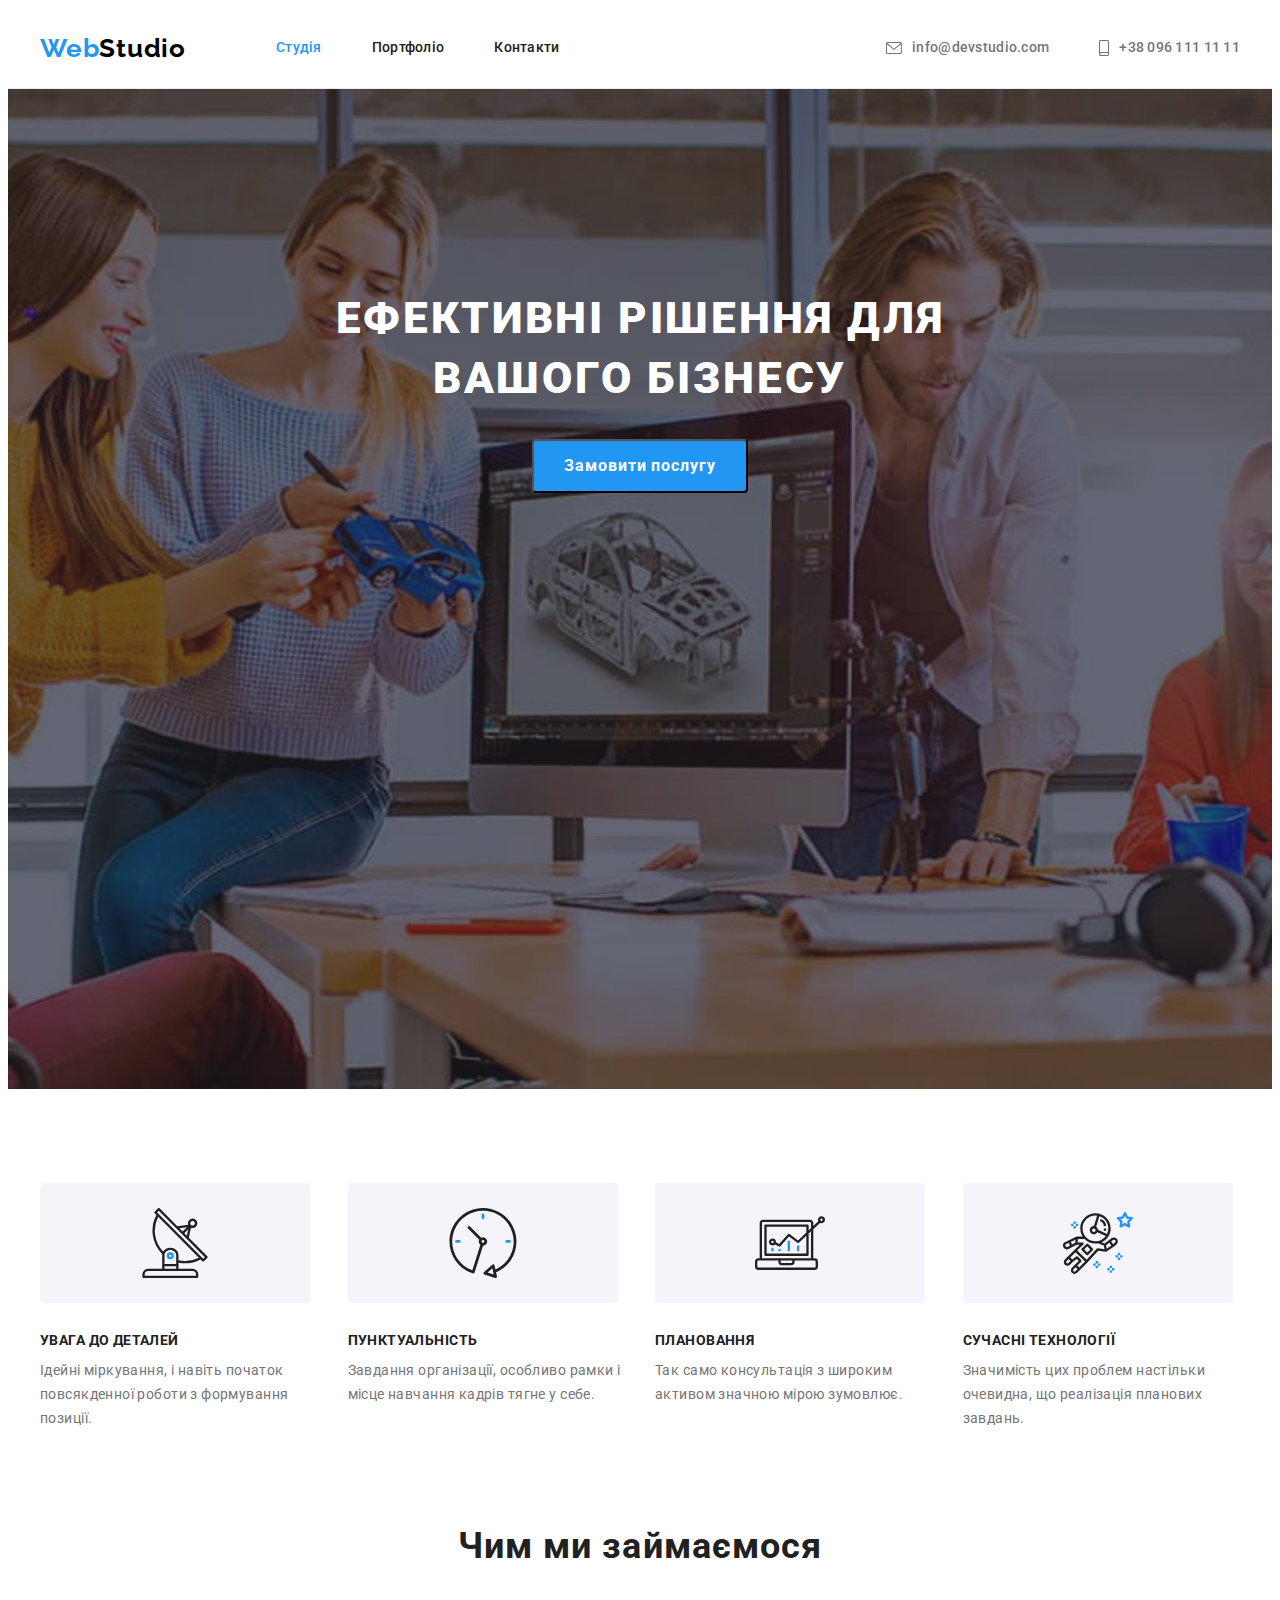
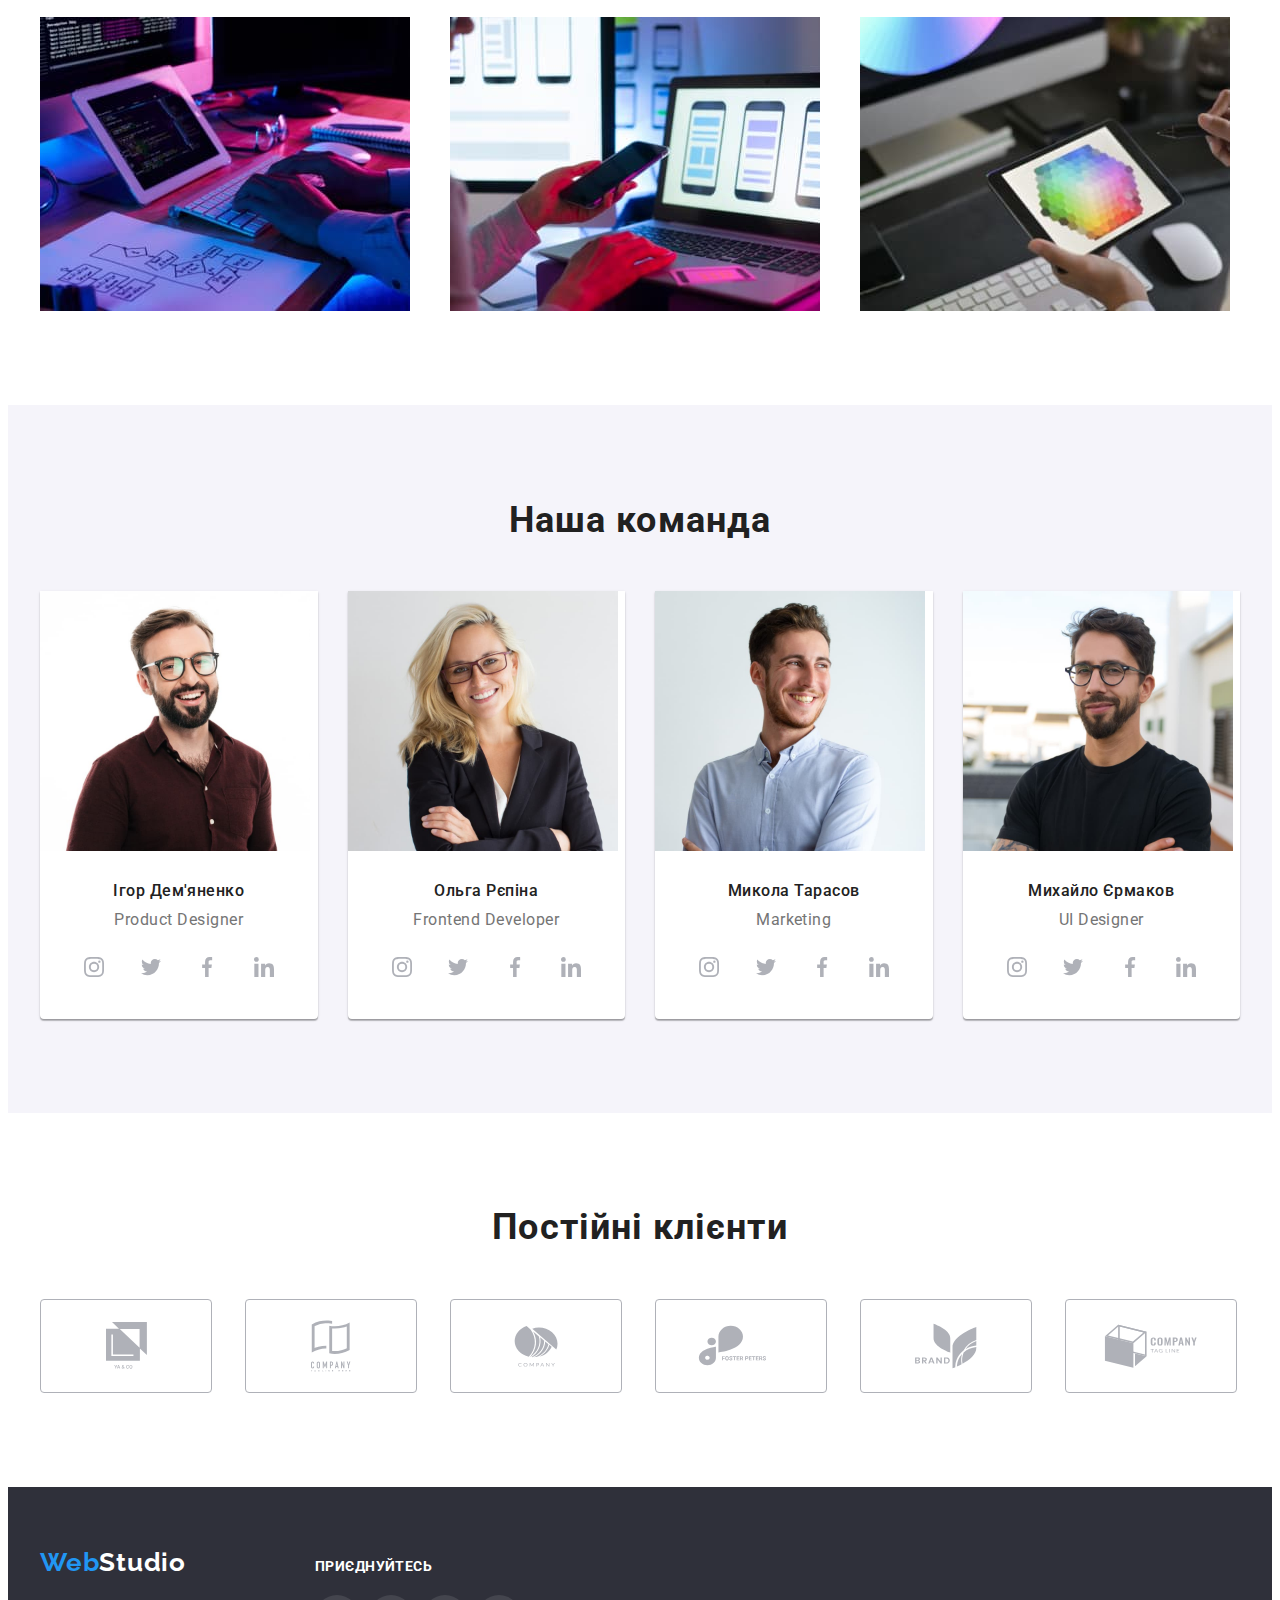
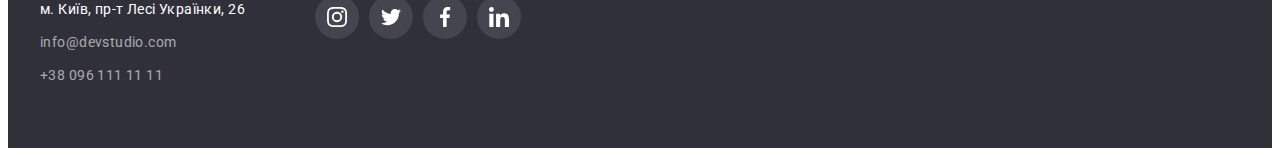
<file: index.html>
<!DOCTYPE html>
<html lang="uk">

<head>
  <meta charset="UTF-8" />
  <meta http-equiv="X-UA-Compatible" content="IE=edge" />
  <meta name="viewport" content="width=device-width, initial-scale=1.0" />
  <title>WebStudio</title>
  <link rel="preconnect" href="https://fonts.googleapis.com" />
  <link rel="preconnect" href="https://fonts.gstatic.com" crossorigin />
  <link href="https://fonts.googleapis.com/css2?family=Raleway:wght@700&family=Roboto:wght@400;500;700;900&display=swap"
    rel="stylesheet" />
  <link rel="stylesheet" href="https://cdnjs.cloudflare.com/ajax/libs/modern-normalize/1.1.0/modern-normalize.min.css"
    integrity="sha512-wpPYUAdjBVSE4KJnH1VR1HeZfpl1ub8YT/NKx4PuQ5NmX2tKuGu6U/JRp5y+Y8XG2tV+wKQpNHVUX03MfMFn9Q=="
    crossorigin="anonymous" referrerpolicy="no-referrer" />
  <link rel="stylesheet" href="./css/styles.css" />
</head>

<body>
  <header class="header">
    <div class="container header-container">
      <nav class="navigation">
        <a class="logo link" href=""><span class="accent-logo">Web</span>Studio</a>
        <ul class="nav-list list">
          <li class="nav-list-item">
            <a class="nav-list-link link current" href="">Студія</a>
          </li>
          <li class="nav-list-item">
            <a class="nav-list-link link" href="./portfolio.html">Портфоліо</a>
          </li>
          <li class="nav-list-item">
            <a class="nav-list-link link" href="">Контакти</a>
          </li>
        </ul>
      </nav>
      <ul class="contacts list">
        <li class="contacts-list-item">
          <a class="contacts-link link" href="mailto:info@devstudio.com">
            <svg class="contacts-link-icon" width="16" height="12">
              <use href="./images/icons.svg#envelope"></use>
            </svg>
            info@devstudio.com</a>
        </li>
        <li class="contacts-list-item">
          <a class="contacts-link link" href="tel:+380961111111">
            <svg class="contacts-link-icon" width="10" height="16">
              <use href="./images/icons.svg#smartphone"></use>
            </svg>
            +38 096 111 11 11
          </a>
        </li>
      </ul>
    </div>
  </header>
  <main>
    <section class="hero">
      <div class="container">
        <h1 class="hero-title">Ефективні рішення для вашого бізнесу</h1>
        <button class="hero-button" type="button">Замовити послугу</button>
      </div>
    </section>
    <section class="advantages section">
      <div class="container advantages-container">
        <h2 class="advantages-title visually-hidden">Наші переваги</h2>
        <ul class="advantages-list list">
          <li class="advantages-list-item">
            <div class="advantages-container-icon">
              <svg class="advantage-icon" width="70" height="70">
                <use href="./images/icons.svg#antenna"></use>
              </svg>
            </div>
            <h3 class="advantages-subtitle">Увага до деталей</h3>
            <p class="advantages-text">
              Ідейні міркування, і навіть початок повсякденної роботи з
              формування позиції.
            </p>
          </li>
          <li class="advantages-list-item">
            <div class="advantages-container-icon">
              <svg class="advantage-icon" width="70" height="70">
                <use href="./images/icons.svg#clock"></use>
              </svg>
            </div>
            <h3 class="advantages-subtitle">Пунктуальність</h3>
            <p class="advantages-text">
              Завдання організації, особливо рамки і місце навчання кадрів
              тягне у себе.
            </p>
          </li>
          <li class="advantages-list-item">
            <div class="advantages-container-icon">
              <svg class="advantage-icon" width="70" height="70">
                <use href="./images/icons.svg#diagram"></use>
              </svg>
            </div>
            <h3 class="advantages-subtitle">Плановання</h3>
            <p class="advantages-text">
              Так само консультація з широким активом значною мірою зумовлює.
            </p>
          </li>
          <li class="advantages-list-item">
            <div class="advantages-container-icon">
              <svg class="advantage-icon" width="70" height="70">
                <use href="./images/icons.svg#astronaut"></use>
              </svg>
            </div>
            <h3 class="advantages-subtitle">Сучасні технології</h3>
            <p class="advantages-text">
              Значимість цих проблем настільки очевидна, що реалізація
              планових завдань.
            </p>
          </li>
        </ul>

      </div>
    </section>
    <section class="activity section">
      <div class="container">
        <h2 class="activity-title margin">Чим ми займаємося</h2>

        <ul class="activity-list list">
          <li class="activity-list-item">
            <img src="./images/layout-of-web-pages.jpg" alt="Верстка веб-сторінок" width="370" height="294" />
          </li>
          <li class="activity-list-item">
            <img src="./images/adaptive-layout.jpg" alt="Адаптивна верстка" width="370" height="294" />
          </li>
          <li class="activity-list-item">
            <img src="./images/site-design.jpg" alt="Дизайн сайту" width="370" height="294" />
          </li>
        </ul>

      </div>
    </section>
    <section class="team section">
      <div class="container">
        <h2 class="team-title margin">Наша команда</h2>

        <ul class="team-list list">

          <li class="team-list-item">
            <img src="./images/team-card-product-designer.jpg" alt="Фото Ігоря Дем'яненко" width="270" height="260" />
            <div class="container-team">
              <h3 class="team-name">Ігор Дем'яненко</h3>
              <p class="team-position" lang="en">Product Designer</p>
              <ul class="social-list list">
                <li class="social-list-item"><a class="social-list-link" href="">
                    <svg class="social-list-icon" width="20" height="20">
                      <use href="./images/icons.svg#instagram"></use>
                    </svg>
                  </a></li>
                <li class="social-list-item"><a class="social-list-link" href="">
                    <svg class="social-list-icon" width="20" height="20">
                      <use href="./images/icons.svg#twitter"></use>
                    </svg>
                  </a></li>
                <li class="social-list-item"><a class="social-list-link" href="">
                    <svg class="social-list-icon" width="20" height="20">
                      <use href="./images/icons.svg#facebook"></use>
                    </svg>
                  </a></li>
                <li class="social-list-item"><a class="social-list-link" href="">
                    <svg class="social-list-icon" width="20" height="20">
                      <use href="./images/icons.svg#linkedin"></use>
                    </svg>
                  </a></li>
              </ul>
            </div>
          </li>

          <li class="team-list-item">
            <img src="./images/team-card-frontend-developer.jpg" alt="Фото Ольги Рєпіної" width="270" height="260" />
            <div class="container-team">
              <h3 class="team-name">Ольга Рєпіна</h3>
              <p class="team-position" lang="en">Frontend Developer</p>
              <ul class="social-list list">
                <li class="social-list-item"><a class="social-list-link" href="">
                    <svg class="social-list-icon" width="20" height="20">
                      <use href="./images/icons.svg#instagram"></use>
                    </svg>
                  </a></li>
                <li class="social-list-item"><a class="social-list-link" href="">
                    <svg class="social-list-icon" width="20" height="20">
                      <use href="./images/icons.svg#twitter"></use>
                    </svg>
                  </a></li>
                <li class="social-list-item"><a class="social-list-link" href="">
                    <svg class="social-list-icon" width="20" height="20">
                      <use href="./images/icons.svg#facebook"></use>
                    </svg>
                  </a></li>
                <li class="social-list-item"><a class="social-list-link" href="">
                    <svg class="social-list-icon" width="20" height="20">
                      <use href="./images/icons.svg#linkedin"></use>
                    </svg>
                  </a></li>
              </ul>
            </div>
          </li>

          <li class="team-list-item">
            <img src="./images/team-card-marketing.jpg" alt="Фото Миколи Тарасова" width="270" height="260" />
            <div class="container-team">
              <h3 class="team-name">Микола Тарасов</h3>
              <p class="team-position" lang="en">Marketing</p>
              <ul class="social-list list">
                <li class="social-list-item"><a class="social-list-link" href="">
                    <svg class="social-list-icon" width="20" height="20">
                      <use href="./images/icons.svg#instagram"></use>
                    </svg>
                  </a></li>
                <li class="social-list-item"><a class="social-list-link" href="">
                    <svg class="social-list-icon" width="20" height="20">
                      <use href="./images/icons.svg#twitter"></use>
                    </svg>
                  </a></li>
                <li class="social-list-item"><a class="social-list-link" href="">
                    <svg class="social-list-icon" width="20" height="20">
                      <use href="./images/icons.svg#facebook"></use>
                    </svg>
                  </a></li>
                <li class="social-list-item"><a class="social-list-link" href="">
                    <svg class="social-list-icon" width="20" height="20">
                      <use href="./images/icons.svg#linkedin"></use>
                    </svg>
                  </a></li>
              </ul>
            </div>
          </li>

          <li class="team-list-item">
            <img src="./images/team-card-ui-designer.jpg" alt="Фото Михайла Єрмакова" width="270" height="260" />
            <div class="container-team">
              <h3 class="team-name">Михайло Єрмаков</h3>
              <p class="team-position" lang="en">UI Designer</p>
              <ul class="social-list list">
                <li class="social-list-item"><a class="social-list-link" href="">
                    <svg class="social-list-icon" width="20" height="20">
                      <use href="./images/icons.svg#instagram"></use>
                    </svg>
                  </a></li>
                <li class="social-list-item"><a class="social-list-link" href="">
                    <svg class="social-list-icon" width="20" height="20">
                      <use href="./images/icons.svg#twitter"></use>
                    </svg>
                  </a></li>
                <li class="social-list-item"><a class="social-list-link" href="">
                    <svg class="social-list-icon" width="20" height="20">
                      <use href="./images/icons.svg#facebook"></use>
                    </svg>
                  </a></li>
                <li class="social-list-item"><a class="social-list-link" href="">
                    <svg class="social-list-icon" width="20" height="20">
                      <use href="./images/icons.svg#linkedin"></use>
                    </svg>
                  </a></li>
              </ul>
            </div>
          </li>
        </ul>

      </div>
    </section>
    <section class="regular-customers section">
      <div class="container">
        <h2 class="regular-customers-title margin">Постійні клієнти</h2>
        <ul class="regular-customers-list list">
          <li class="regular-customers-list-item"><a class="regular-customers-link" href="">
              <svg class="regular-customers-icon" width="41" height="47">
                <use href="./images/icons.svg#ya-co"></use>
              </svg>
            </a></li>
          <li class="regular-customers-list-item"><a class="regular-customers-link" href="">
              <svg class="regular-customers-icon" width="40" height="52">
                <use href="./images/icons.svg#company-tag"></use>
              </svg>
            </a></li>
          <li class="regular-customers-list-item"><a class="regular-customers-link" href="">
              <svg class="regular-customers-icon" width="44" height="42">
                <use href="./images/icons.svg#company"></use>
              </svg>
            </a></li>
          <li class="regular-customers-list-item"><a class="regular-customers-link" href="">
              <svg class="regular-customers-icon" width="85" height="41">
                <use href="./images/icons.svg#foster"></use>
              </svg>
            </a></li>
          <li class="regular-customers-list-item"><a class="regular-customers-link" href="">
              <svg class="regular-customers-icon" width="62" height="46">
                <use href="./images/icons.svg#brand"></use>
              </svg>
            </a></li>
          <li class="regular-customers-list-item"><a class="regular-customers-link" href="">
              <svg class="regular-customers-icon" width="94" height="44">
                <use href="./images/icons.svg#company-tag-line"></use>
              </svg>
            </a></li>
        </ul>
      </div>
    </section>
  </main>
  <footer class="footer">
    <div class="footer-container container">
      <div class="footer-contacts">
        <a class="logo-footer link" href=""><span class="accent-logo">Web</span>Studio</a>
        <address>
          <ul class="footer-contacts-list list">
            <li class="footer-contacts-list-item">
              <a class="contacts-address link" href="https://goo.gl/maps/cYQ64fQ3jGhTU9zX8" target="_blank"
                rel="noopener noreferrer">м. Київ, пр-т Лесі Українки, 26</a>
            </li>
            <li class="footer-contacts-list-item">
              <a class="contacts-mail-tel link" href="mailto:info@devstudio.com">info@devstudio.com</a>
            </li>
            <li class="footer-contacts-list-item">
              <a class="contacts-mail-tel link" href="tel:+380961111111">+38 096 111 11 11</a>
            </li>
          </ul>
        </address>
      </div>

      <div class="footer-social">
        <h3 class="footer-social-title">Приєднуйтесь</h3>
        <ul class="footer-social-list list">
          <li class="footer-social-list-item"><a class="footer-social-link" href="">
              <svg class="footer-social-icon" width="20" height="20">
                <use href="./images/icons.svg#instagram"></use>
              </svg>
            </a></li>
          <li class="footer-social-list-item"><a class="footer-social-link" href="">
              <svg class="footer-social-icon" width="20" height="20">
                <use href="./images/icons.svg#twitter"></use>
              </svg>
            </a></li>
          <li class="footer-social-list-item"><a class="footer-social-link" href="">
              <svg class="footer-social-icon" width="20" height="20">
                <use href="./images/icons.svg#facebook"></use>
              </svg>
            </a></li>
          <li class="footer-social-list-item"><a class="footer-social-link" href="">
              <svg class="footer-social-icon" width="20" height="20">
                <use href="./images/icons.svg#linkedin"></use>
              </svg>
            </a></li>
        </ul>
      </div>
    </div>
  </footer>
</body>

</html>
</file>
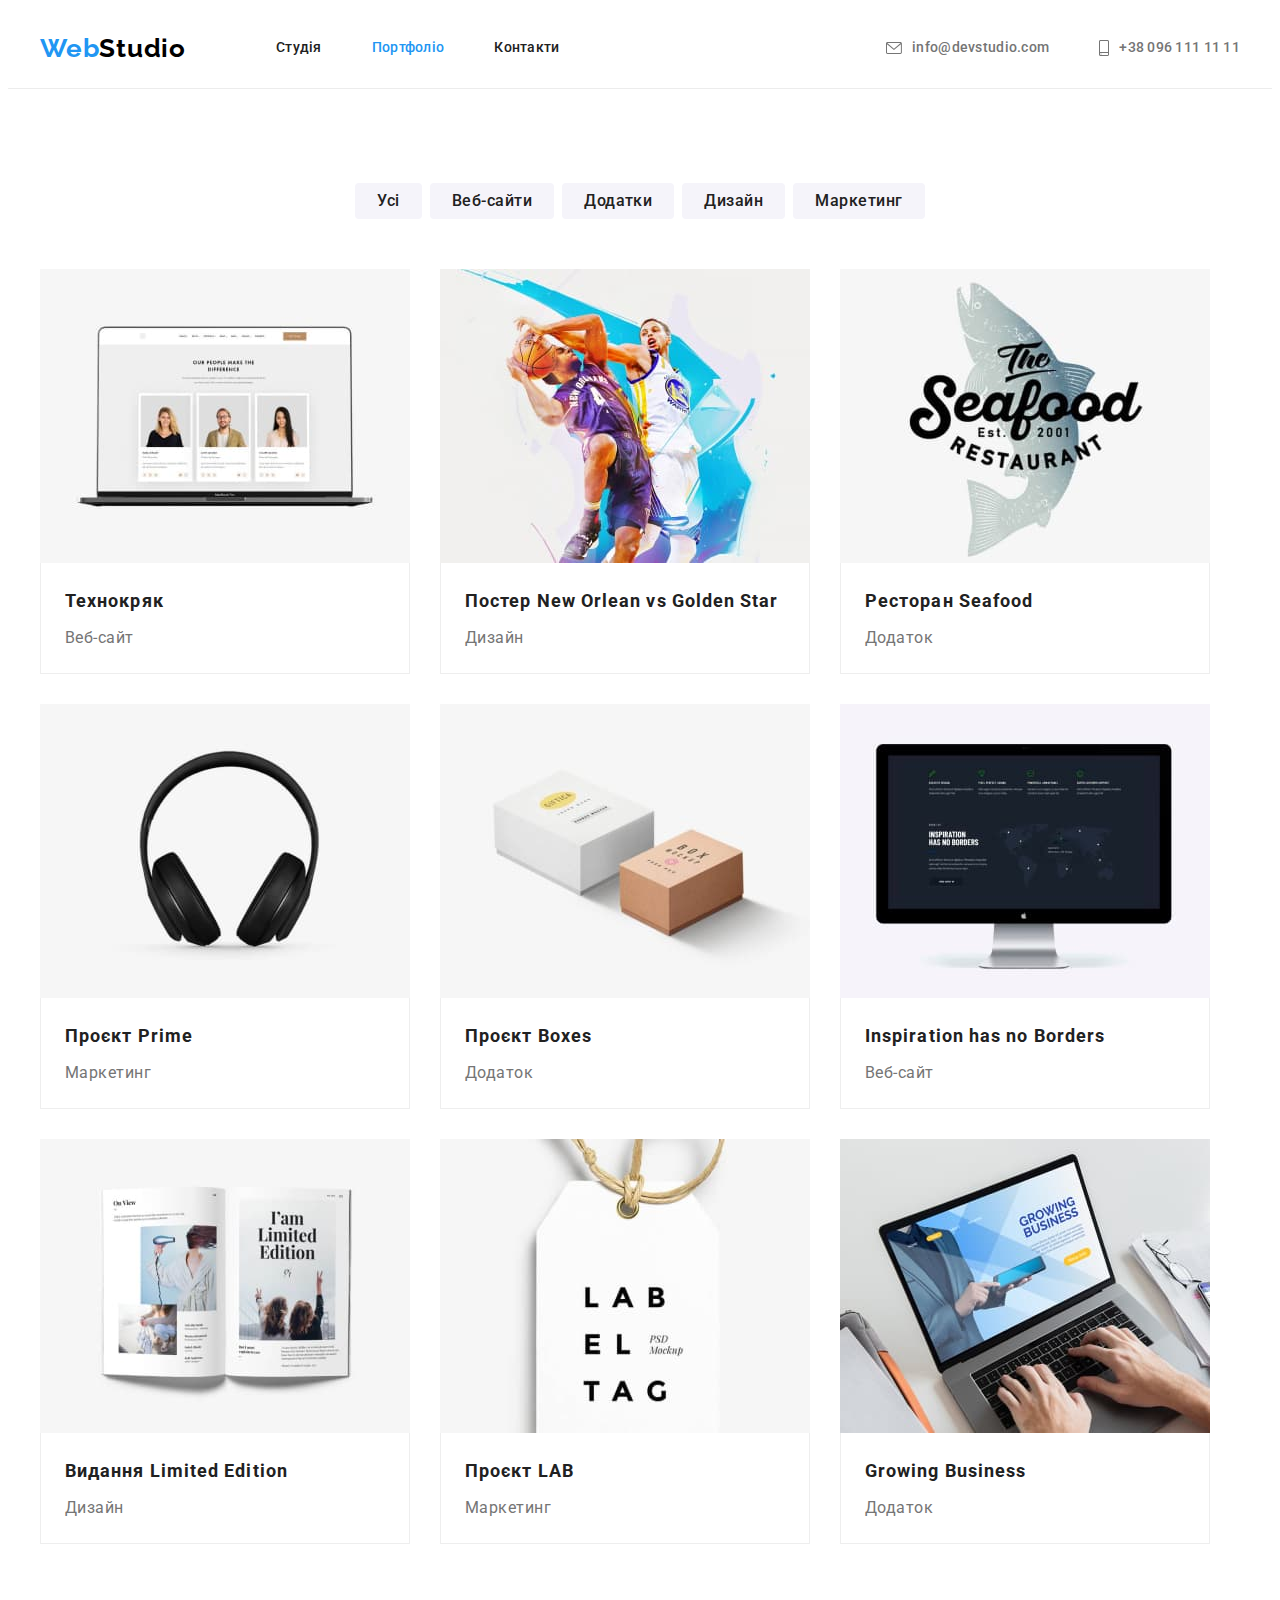
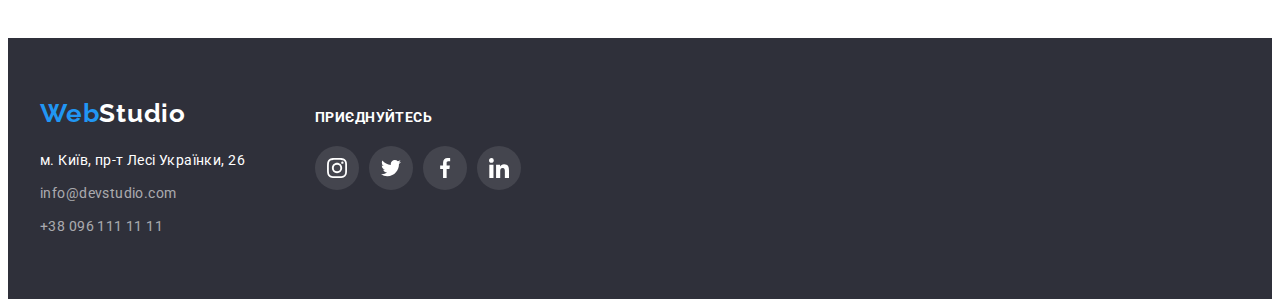
<file: portfolio.html>
<!DOCTYPE html>
<html lang="uk">

<head>
  <meta charset="UTF-8" />
  <meta http-equiv="X-UA-Compatible" content="IE=edge" />
  <meta name="viewport" content="width=device-width, initial-scale=1.0" />
  <title>Portfolio</title>
  <link rel="preconnect" href="https://fonts.googleapis.com" />
  <link rel="preconnect" href="https://fonts.gstatic.com" crossorigin />
  <link href="https://fonts.googleapis.com/css2?family=Raleway:wght@700&family=Roboto:wght@400;500;700;900&display=swap"
    rel="stylesheet" />
  <link rel="stylesheet" href="https://cdnjs.cloudflare.com/ajax/libs/modern-normalize/1.1.0/modern-normalize.min.css"
    integrity="sha512-wpPYUAdjBVSE4KJnH1VR1HeZfpl1ub8YT/NKx4PuQ5NmX2tKuGu6U/JRp5y+Y8XG2tV+wKQpNHVUX03MfMFn9Q=="
    crossorigin="anonymous" referrerpolicy="no-referrer" />
  <link rel="stylesheet" href="./css/styles.css" />
</head>

<body>
  <header class="header">
    <div class="container header-container">
      <nav class="navigation">
        <a class="logo link" href=""><span class="accent-logo">Web</span>Studio</a>
        <ul class="nav-list list">
          <li class="nav-list-item">
            <a class="nav-list-link link" href="./index.html">Студія</a>
          </li>
          <li class="nav-list-item">
            <a class="nav-list-link link current" href="">Портфоліо</a>
          </li>
          <li class="nav-list-item">
            <a class="nav-list-link link" href="">Контакти</a>
          </li>
        </ul>
      </nav>
      <ul class="contacts list">
        <li class="contacts-list-item">
          <a class="contacts-link link" href="mailto:info@devstudio.com">
            <svg class="contacts-link-icon" width="16" height="12">
              <use href="./images/icons.svg#envelope"></use>
            </svg>
            info@devstudio.com</a>
        </li>
        <li class="contacts-list-item">
          <a class="contacts-link link" href="tel:+380961111111">
            <svg class="contacts-link-icon" width="10" height="16">
              <use href="./images/icons.svg#smartphone"></use>
            </svg>
            +38 096 111 11 11
          </a>
        </li>
      </ul>
    </div>
  </header>
  <main>
    <section class="out-work section">
      <div class="container">
        <h1 class="out-work-title visually-hidden">Наші роботи</h1>
        <ul class="out-work-list-btn list">
          <li class="out-work-list-btn-item">
            <button class="out-work-btn" type="button">Усі</button>
          </li>
          <li class="out-work-list-btn-item">
            <button class="out-work-btn" type="button">Веб-сайти</button>
          </li>
          <li class="out-work-list-btn-item">
            <button class="out-work-btn" type="button">Додатки</button>
          </li>
          <li class="out-work-list-btn-item">
            <button class="out-work-btn" type="button">Дизайн</button>
          </li>
          <li class="out-work-list-btn-item">
            <button class="out-work-btn" type="button">Маркетинг</button>
          </li>
        </ul>
        <ul class="out-work-list list">
          <li class="out-work-list-item">
            <a class="out-work-link link" href="">
              <img src="./images/portfolio/techno.jpg" alt="Технокряк" width="370" height="294" />
              <div class="container-out-work">
                <h2 class="out-work-subtitle">Технокряк</h2>
                <p class="out-work-text">Веб-сайт</p>
              </div>
            </a>
          </li>
          <li class="out-work-list-item">
            <a class="out-work-link link" href=""><img src="./images/portfolio/new-orlean.jpg" alt="Постер New Orlean vs Golden Star"
                width="370" height="294" />
              <div class="container-out-work">
                <h2 class="out-work-subtitle">
                  Постер New Orlean vs Golden Star
                </h2>
                <p class="out-work-text">Дизайн</p>
              </div>
            </a>
          </li>
          <li class="out-work-list-item">
            <a class="out-work-link link" href=""><img src="./images/portfolio/seafood.jpg" alt="Ресторан Seafood" width="370"
                height="294" />
              <div class="container-out-work">
                <h2 class="out-work-subtitle">Ресторан Seafood</h2>
                <p class="out-work-text">Додаток</p>
              </div>
            </a>
          </li>
          <li class="out-work-list-item">
            <a class="out-work-link link" href=""><img src="./images/portfolio/prime.jpg" alt="Проєкт Prime" width="370"
                height="294" />
              <div class="container-out-work">
                <h2 class="out-work-subtitle">Проєкт Prime</h2>
                <p class="out-work-text">Маркетинг</p>
              </div>
            </a>
          </li>
          <li class="out-work-list-item">
            <a class="out-work-link link" href="">
              <img src="./images/portfolio/boxes.jpg" alt="Проєкт Boxes" width="370" height="294" />
              <div class="container-out-work">
                <h2 class="out-work-subtitle">Проєкт Boxes</h2>
                <p class="out-work-text">Додаток</p>
              </div>
            </a>
          </li>
          <li class="out-work-list-item">
            <a class="out-work-link link" href=""><img src="./images/portfolio/borders.jpg" alt="Inspiration has no Borders"
                width="370" height="294" />
              <div class="container-out-work">
                <h2 class="out-work-subtitle">Inspiration has no Borders</h2>
                <p class="out-work-text">Веб-сайт</p>
              </div>
            </a>
          </li>
          <li class="out-work-list-item">
            <a class="out-work-link link" href=""><img src="./images/portfolio/limited-edition.jpg" alt="Видання Limited Edition"
                width="370" height="294" />
              <div class="container-out-work">
                <h2 class="out-work-subtitle">Видання Limited Edition</h2>
                <p class="out-work-text">Дизайн</p>
              </div>
            </a>
          </li>
          <li class="out-work-list-item">
            <a class="out-work-link link" href="">
              <img src="./images/portfolio/lab.jpg" alt="Проєкт LAB" width="370" height="294" />
              <div class="container-out-work">
                <h2 class="out-work-subtitle">Проєкт LAB</h2>
                <p class="out-work-text">Маркетинг</p>
              </div>
            </a>
          </li>
          <li class="out-work-list-item">
            <a class="out-work-link link" href="">
              <img src="./images/portfolio/growing-business.jpg" alt="Growing Business" width="370" height="294" />
              <div class="container-out-work">
                <h2 class="out-work-subtitle">Growing Business</h2>
                <p class="out-work-text">Додаток</p>
              </div>
            </a>
          </li>
        </ul>
      </div>
    </section>
  </main>
  <footer class="footer">
    <div class="footer-container container">
      <div class="footer-contacts">
        <a class="logo-footer link" href=""><span class="accent-logo">Web</span>Studio</a>
        <address>
          <ul class="footer-contacts-list list">
            <li class="footer-contacts-list-item">
              <a class="contacts-address link" href="https://goo.gl/maps/cYQ64fQ3jGhTU9zX8" target="_blank"
                rel="noopener noreferrer">м. Київ, пр-т Лесі Українки, 26</a>
            </li>
            <li class="footer-contacts-list-item">
              <a class="contacts-mail-tel link" href="mailto:info@devstudio.com">info@devstudio.com</a>
            </li>
            <li class="footer-contacts-list-item">
              <a class="contacts-mail-tel link" href="tel:+380961111111">+38 096 111 11 11</a>
            </li>
          </ul>
        </address>
      </div>

      <div class="footer-social">
        <h3 class="footer-social-title">Приєднуйтесь</h3>
        <ul class="footer-social-list list">
          <li class="footer-social-list-item"><a class="footer-social-link" href="">
              <svg class="footer-social-icon" width="20" height="20">
                <use href="./images/icons.svg#instagram"></use>
              </svg>
            </a></li>
          <li class="footer-social-list-item"><a class="footer-social-link" href="">
              <svg class="footer-social-icon" width="20" height="20">
                <use href="./images/icons.svg#twitter"></use>
              </svg>
            </a></li>
          <li class="footer-social-list-item"><a class="footer-social-link" href="">
              <svg class="footer-social-icon" width="20" height="20">
                <use href="./images/icons.svg#facebook"></use>
              </svg>
            </a></li>
          <li class="footer-social-list-item"><a class="footer-social-link" href="">
              <svg class="footer-social-icon" width="20" height="20">
                <use href="./images/icons.svg#linkedin"></use>
              </svg>
            </a></li>
        </ul>
      </div>
    </div>
  </footer>
</body>

</html>
</file>
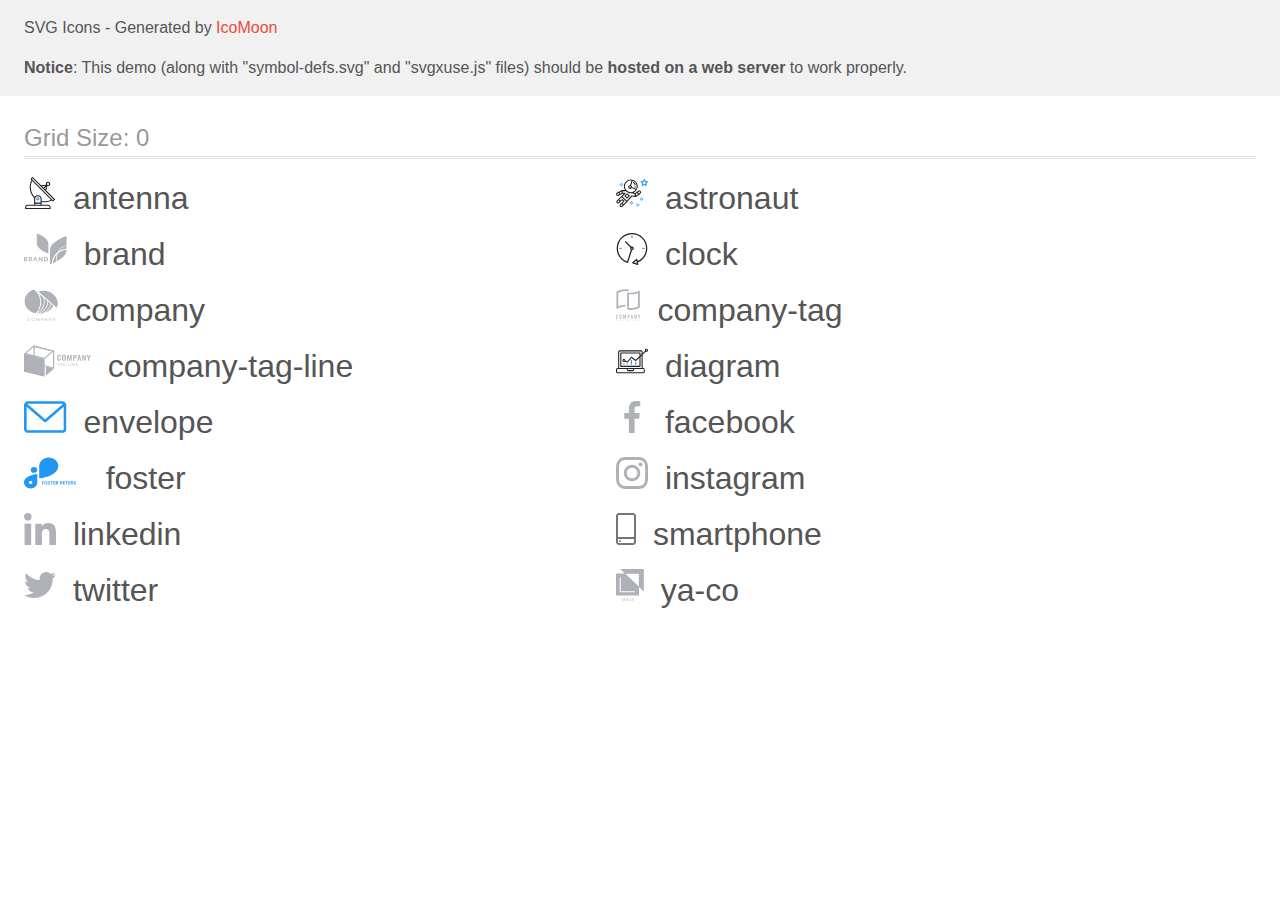
<file: images/icomoon/demo-external-svg.html>
<!doctype html>
<html>
<head>
    <title>IcoMoon - SVG Icons</title>
    <meta charset="utf-8">
    <meta name="viewport" content="width=device-width, initial-scale=1">
    <link rel="stylesheet" href="demo-files/demo.css">
    <link rel="stylesheet" href="style.css">
</head>
<body>
<header class="bgc1 clearfix">
<div class="mhl">
    <p>SVG Icons - Generated by <a href="https://icomoon.io/app">IcoMoon</a></p><p><strong>Notice</strong>: This demo (along with "symbol-defs.svg" and "svgxuse.js" files) should be <b>hosted on a web server</b> to work properly.</p>
</div>
</header>
    <div class="clearfix mhl ptl">
        <h1 class="mvm mtn fgc1">Grid Size: 0</h1>
        <div class="glyph fs1">
            <div class="clearfix pbs">
                <svg class="icon antenna"><use xlink:href="symbol-defs.svg#antenna"></use></svg><span class="name"> antenna</span>
            </div>
        </div>
        <div class="glyph fs1">
            <div class="clearfix pbs">
                <svg class="icon astronaut"><use xlink:href="symbol-defs.svg#astronaut"></use></svg><span class="name"> astronaut</span>
            </div>
        </div>
        <div class="glyph fs1">
            <div class="clearfix pbs">
                <svg class="icon brand"><use xlink:href="symbol-defs.svg#brand"></use></svg><span class="name"> brand</span>
            </div>
        </div>
        <div class="glyph fs1">
            <div class="clearfix pbs">
                <svg class="icon clock"><use xlink:href="symbol-defs.svg#clock"></use></svg><span class="name"> clock</span>
            </div>
        </div>
        <div class="glyph fs1">
            <div class="clearfix pbs">
                <svg class="icon company"><use xlink:href="symbol-defs.svg#company"></use></svg><span class="name"> company</span>
            </div>
        </div>
        <div class="glyph fs1">
            <div class="clearfix pbs">
                <svg class="icon company-tag"><use xlink:href="symbol-defs.svg#company-tag"></use></svg><span class="name"> company-tag</span>
            </div>
        </div>
        <div class="glyph fs1">
            <div class="clearfix pbs">
                <svg class="icon company-tag-line"><use xlink:href="symbol-defs.svg#company-tag-line"></use></svg><span class="name"> company-tag-line</span>
            </div>
        </div>
        <div class="glyph fs1">
            <div class="clearfix pbs">
                <svg class="icon diagram"><use xlink:href="symbol-defs.svg#diagram"></use></svg><span class="name"> diagram</span>
            </div>
        </div>
        <div class="glyph fs1">
            <div class="clearfix pbs">
                <svg class="icon envelope"><use xlink:href="symbol-defs.svg#envelope"></use></svg><span class="name"> envelope</span>
            </div>
        </div>
        <div class="glyph fs1">
            <div class="clearfix pbs">
                <svg class="icon facebook"><use xlink:href="symbol-defs.svg#facebook"></use></svg><span class="name"> facebook</span>
            </div>
        </div>
        <div class="glyph fs1">
            <div class="clearfix pbs">
                <svg class="icon foster"><use xlink:href="symbol-defs.svg#foster"></use></svg><span class="name"> foster</span>
            </div>
        </div>
        <div class="glyph fs1">
            <div class="clearfix pbs">
                <svg class="icon instagram"><use xlink:href="symbol-defs.svg#instagram"></use></svg><span class="name"> instagram</span>
            </div>
        </div>
        <div class="glyph fs1">
            <div class="clearfix pbs">
                <svg class="icon linkedin"><use xlink:href="symbol-defs.svg#linkedin"></use></svg><span class="name"> linkedin</span>
            </div>
        </div>
        <div class="glyph fs1">
            <div class="clearfix pbs">
                <svg class="icon smartphone"><use xlink:href="symbol-defs.svg#smartphone"></use></svg><span class="name"> smartphone</span>
            </div>
        </div>
        <div class="glyph fs1">
            <div class="clearfix pbs">
                <svg class="icon twitter"><use xlink:href="symbol-defs.svg#twitter"></use></svg><span class="name"> twitter</span>
            </div>
        </div>
        <div class="glyph fs1">
            <div class="clearfix pbs">
                <svg class="icon ya-co"><use xlink:href="symbol-defs.svg#ya-co"></use></svg><span class="name"> ya-co</span>
            </div>
        </div>
  </div>
<script defer src="svgxuse.js"></script>
</body>
</html>
</file>
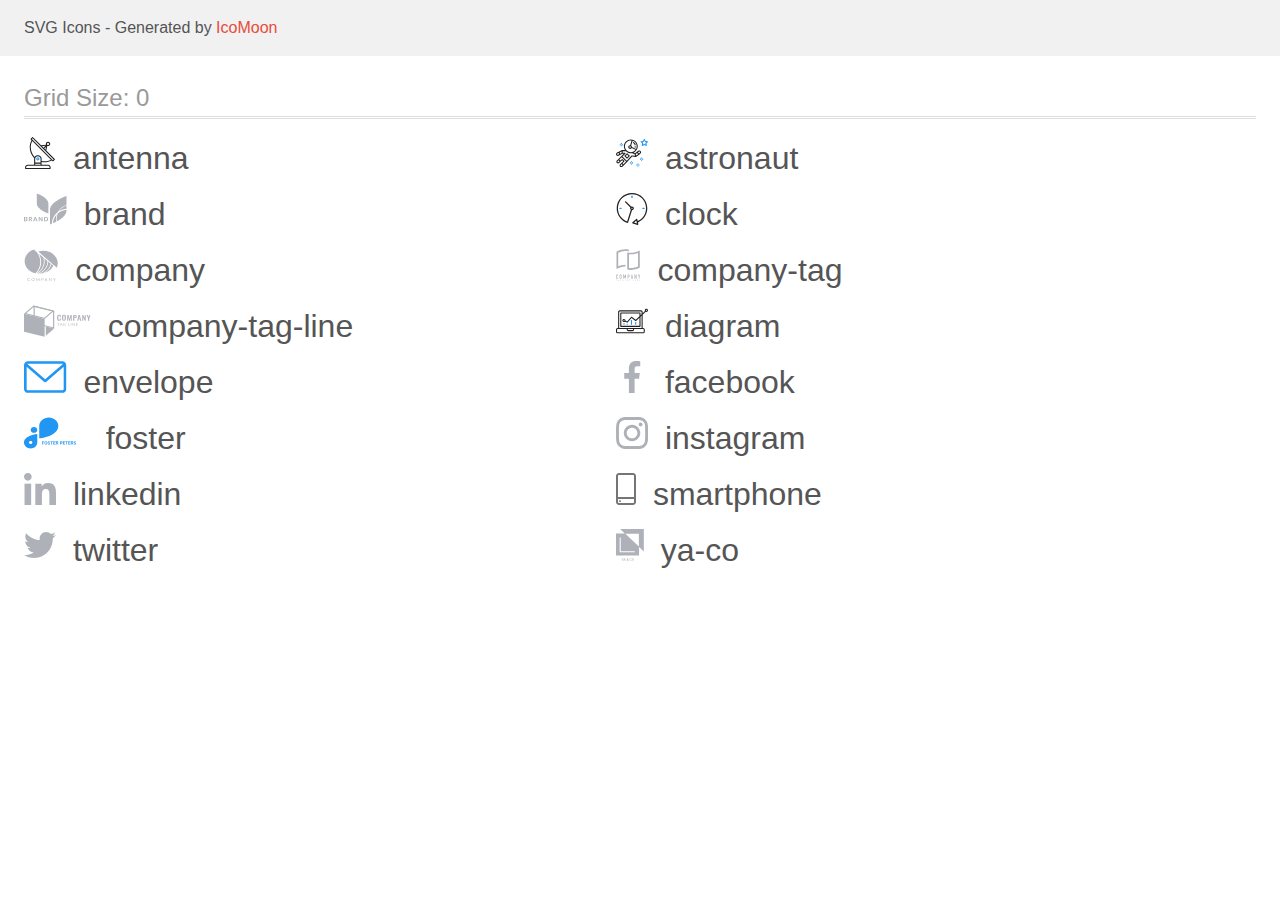
<file: images/icomoon/demo.html>
<!doctype html>
<html>
<head>
    <title>IcoMoon - SVG Icons</title>
    <meta charset="utf-8">
    <meta name="viewport" content="width=device-width, initial-scale=1">
    <link rel="stylesheet" href="demo-files/demo.css">
    <link rel="stylesheet" href="style.css">
</head>
<body>
<svg aria-hidden="true" style="position: absolute; width: 0; height: 0; overflow: hidden;" version="1.1" xmlns="http://www.w3.org/2000/svg" xmlns:xlink="http://www.w3.org/1999/xlink">
<defs>
<symbol id="antenna" viewBox="0 0 32 32">
<path fill="#212121" style="fill: var(--color1, #212121)" d="M30.773 22.098l-8.443-8.505 0.937-4.615c0.242 0.094 0.499 0.144 0.758 0.146h0.006c1.192 0.014 2.17-0.941 2.184-2.133s-0.941-2.17-2.133-2.184c-1.192-0.014-2.17 0.941-2.184 2.133-0.003 0.255 0.039 0.509 0.125 0.749l-4.96 0.605-8.091-8.133c-0.099-0.101-0.235-0.159-0.377-0.16-0.14 0.001-0.274 0.056-0.373 0.155l-1.513 1.504c-0.208 0.208-0.208 0.546 0 0.754l0.814 0.826c-3.153 5.798-2.129 12.978 2.519 17.663 0.043 0.041 0.092 0.074 0.146 0.098-0.034 0.18-0.051 0.364-0.052 0.547v6.187h-6.4c-1.472 0.002-2.665 1.195-2.667 2.667v1.067c0 0.295 0.239 0.533 0.533 0.533h24.533c0.295 0 0.533-0.239 0.533-0.533v-1.067c-0.002-1.472-1.195-2.665-2.667-2.667h-6.4v-2.742c1.003 0.21 2.024 0.317 3.049 0.32 2.458-0.003 4.877-0.615 7.040-1.783l0.818 0.823c0.099 0.101 0.235 0.159 0.377 0.16 0.14-0.001 0.274-0.056 0.373-0.155l1.513-1.504c0.208-0.208 0.208-0.546 0-0.754zM23.28 6.233c0.418-0.415 1.093-0.414 1.508 0.004s0.414 1.093-0.004 1.508c-0.2 0.199-0.47 0.31-0.752 0.31h-0.003c-0.589-0.003-1.064-0.483-1.061-1.072 0.002-0.282 0.115-0.552 0.314-0.751h-0.002zM22.024 9.738l-0.598 2.946-1.175-1.182 1.774-1.763zM21.419 8.836l-1.92 1.909-1.485-1.493 3.405-0.415zM24.004 28.8c0.884 0 1.6 0.716 1.6 1.6v0.533h-23.467v-0.533c0-0.884 0.716-1.6 1.6-1.6h20.267zM16.537 26.667v1.067h-5.333v-1.067h5.333zM11.204 25.6v-4.053c0-1.294 1.196-2.347 2.667-2.347s2.667 1.053 2.667 2.347v4.053h-5.333zM17.604 23.904v-2.357c0-1.882-1.675-3.413-3.733-3.413-1.331-0.020-2.576 0.657-3.281 1.786-4.058-4.274-4.971-10.645-2.279-15.887l18.602 18.708c-2.872 1.461-6.165 1.873-9.309 1.163zM28.893 23.22l-21.057-21.181 0.755-0.752 7.935 7.98c0.004 0 0.006 0.007 0.010 0.010l13.115 13.191-0.757 0.752z"></path>
<path fill="#2196f3" style="fill: var(--color2, #2196f3)" d="M13.876 20.267h-0.005c-0.884-0.001-1.601 0.714-1.602 1.598s0.714 1.601 1.598 1.602h0.005c0.884 0.001 1.601-0.714 1.602-1.598s-0.714-1.601-1.598-1.602zM14.249 22.245c-0.1 0.1-0.236 0.156-0.378 0.155-0.295-0.002-0.532-0.242-0.531-0.536 0.001-0.141 0.057-0.276 0.157-0.375s0.233-0.154 0.373-0.155c0.295 0.002 0.532 0.241 0.53 0.536-0.001 0.141-0.057 0.276-0.157 0.375h0.005z"></path>
</symbol>
<symbol id="astronaut" viewBox="0 0 32 32">
<path fill="#2196f3" style="fill: var(--color2, #2196f3)" d="M31.974 4.524c-0.063-0.193-0.229-0.333-0.43-0.363l-1.91-0.278-0.855-1.731c-0.179-0.365-0.777-0.365-0.956 0l-0.855 1.731-1.91 0.278c-0.201 0.029-0.367 0.17-0.431 0.363-0.062 0.193-0.011 0.405 0.135 0.547l1.383 1.348-0.326 1.903c-0.034 0.2 0.048 0.402 0.212 0.522 0.166 0.121 0.382 0.135 0.562 0.040l1.709-0.899 1.709 0.899c0.078 0.041 0.164 0.061 0.249 0.061 0.11 0 0.221-0.034 0.314-0.102 0.164-0.119 0.246-0.322 0.212-0.522l-0.326-1.903 1.383-1.348c0.145-0.142 0.197-0.354 0.135-0.547zM29.511 5.851c-0.125 0.122-0.183 0.299-0.153 0.472l0.191 1.114-1-0.526c-0.078-0.041-0.163-0.061-0.249-0.061s-0.17 0.020-0.249 0.061l-1.001 0.526 0.191-1.114c0.030-0.173-0.028-0.349-0.153-0.472l-0.81-0.789 1.119-0.163c0.174-0.025 0.324-0.134 0.402-0.292l0.5-1.013 0.5 1.013c0.078 0.157 0.228 0.267 0.402 0.292l1.119 0.163-0.809 0.789z"></path>
<path fill="#2196f3" style="fill: var(--color2, #2196f3)" d="M26.134 20.522h-1.067v1.067h1.067v-1.067z"></path>
<path fill="#2196f3" style="fill: var(--color2, #2196f3)" d="M26.134 22.656h-1.067v1.067h1.067v-1.067z"></path>
<path fill="#2196f3" style="fill: var(--color2, #2196f3)" d="M27.2 21.589h-1.067v1.067h1.067v-1.067z"></path>
<path fill="#2196f3" style="fill: var(--color2, #2196f3)" d="M25.067 21.589h-1.067v1.067h1.067v-1.067z"></path>
<path fill="#2196f3" style="fill: var(--color2, #2196f3)" d="M22.4 26.389h-1.067v1.067h1.067v-1.067z"></path>
<path fill="#2196f3" style="fill: var(--color2, #2196f3)" d="M22.4 28.522h-1.067v1.067h1.067v-1.067z"></path>
<path fill="#2196f3" style="fill: var(--color2, #2196f3)" d="M23.467 27.456h-1.067v1.067h1.067v-1.067z"></path>
<path fill="#2196f3" style="fill: var(--color2, #2196f3)" d="M21.333 27.456h-1.067v1.067h1.067v-1.067z"></path>
<path fill="#2196f3" style="fill: var(--color2, #2196f3)" d="M16 24.256h-1.067v1.067h1.067v-1.067z"></path>
<path fill="#2196f3" style="fill: var(--color2, #2196f3)" d="M16 26.389h-1.067v1.067h1.067v-1.067z"></path>
<path fill="#2196f3" style="fill: var(--color2, #2196f3)" d="M17.067 25.322h-1.067v1.067h1.067v-1.067z"></path>
<path fill="#2196f3" style="fill: var(--color2, #2196f3)" d="M14.933 25.322h-1.067v1.067h1.067v-1.067z"></path>
<path fill="#2196f3" style="fill: var(--color2, #2196f3)" d="M5.867 6.122h-1.067v1.067h1.067v-1.067z"></path>
<path fill="#2196f3" style="fill: var(--color2, #2196f3)" d="M5.867 8.255h-1.067v1.067h1.067v-1.067z"></path>
<path fill="#2196f3" style="fill: var(--color2, #2196f3)" d="M6.933 7.189h-1.067v1.067h1.067v-1.067z"></path>
<path fill="#2196f3" style="fill: var(--color2, #2196f3)" d="M4.8 7.189h-1.067v1.067h1.067v-1.067z"></path>
<path fill="#212121" style="fill: var(--color1, #212121)" d="M24.715 14.159c-0.287-0.388-0.709-0.637-1.188-0.705-0.481-0.068-0.956 0.058-1.34 0.352l-1.252 0.96-1.898 1.417-1.358-0.541c2.421-1.086 4.114-3.508 4.114-6.32 0-3.823-3.123-6.933-6.961-6.933s-6.961 3.11-6.961 6.933c0 1.386 0.414 2.674 1.12 3.758l-2.764-0.024c-0.002 0-0.003 0-0.005 0-0.009 0-0.015 0.004-0.023 0.005-0.053 0.002-0.105 0.013-0.155 0.031-0.013 0.005-0.026 0.008-0.038 0.013-0.006 0.003-0.013 0.003-0.019 0.006l-3.233 1.596c-0.001 0-0.001 0-0.001 0.001l-1.893 0.911c-0.021 0.009-0.042 0.021-0.063 0.035-0.755 0.502-1.012 1.489-0.598 2.295 0.22 0.429 0.595 0.745 1.056 0.889 0.178 0.055 0.359 0.083 0.539 0.083 0.29 0 0.577-0.071 0.839-0.211l1.388-0.738 2.264-1.169 1.357-0.008-5.442 5.416c-0.001 0.001-0.001 0.001-0.002 0.001l-1.339 1.333c-0.316 0.315-0.49 0.732-0.49 1.178s0.174 0.863 0.49 1.179c0.325 0.323 0.752 0.485 1.179 0.485s0.854-0.162 1.18-0.485l1.314-1.309 1.741-1.3 0.901 0.897-1.762 1.754c-0 0.001-0.001 0.001-0.002 0.001l-1.339 1.333c-0.316 0.315-0.49 0.732-0.49 1.178s0.174 0.863 0.49 1.179c0.325 0.323 0.753 0.485 1.18 0.485s0.855-0.162 1.18-0.485l3.482-3.467c0.001-0.001 0.001-0.001 0.001-0.002l1.010-1-0.004-0.004c0.006-0.006 0.015-0.009 0.022-0.015l5.166-5.658 3.471 0.494c0.025 0.004 0.050 0.005 0.075 0.005 0.065 0 0.127-0.015 0.187-0.038 0.018-0.006 0.033-0.015 0.050-0.023 0.019-0.010 0.039-0.015 0.058-0.027l3.213-2.133c0.012-0.008 0.018-0.021 0.029-0.029 0.013-0.010 0.029-0.014 0.041-0.026l1.271-1.191c0.662-0.62 0.753-1.635 0.212-2.362zM2.13 17.77c-0.173 0.093-0.37 0.111-0.558 0.052-0.187-0.058-0.338-0.186-0.427-0.358-0.161-0.314-0.068-0.695 0.214-0.902l1.314-0.632 0.449 1.312-0.992 0.528zM5.628 15.942l-1.548 0.8-0.439-1.283 2.027-1.001-0.040 1.484zM20.727 9.322c0 0.918-0.219 1.785-0.599 2.559l-4.181-1.899c-0.044-0.573-0.341-1.075-0.788-1.388l1.464-4.86c2.378 0.756 4.105 2.974 4.105 5.588zM8.938 9.322c0-3.235 2.644-5.867 5.894-5.867 0.253 0 0.5 0.021 0.745 0.052l-1.432 4.754c-0.019-0.001-0.037-0.006-0.057-0.006-1.033 0-1.873 0.837-1.873 1.867s0.84 1.867 1.873 1.867c0.694 0 1.294-0.383 1.618-0.945l3.862 1.755c-1.075 1.446-2.795 2.39-4.737 2.39-3.25 0-5.894-2.632-5.894-5.867zM14.894 10.122c0 0.441-0.362 0.8-0.806 0.8s-0.806-0.359-0.806-0.8c0-0.441 0.362-0.8 0.806-0.8s0.806 0.359 0.806 0.8zM2.465 25.146c-0.236 0.234-0.619 0.234-0.854 0.001-0.114-0.114-0.176-0.263-0.176-0.423s0.062-0.309 0.176-0.421l0.962-0.958 0.851 0.848-0.959 0.955zM5.679 28.88c-0.236 0.234-0.619 0.235-0.855 0.001-0.114-0.114-0.176-0.263-0.176-0.423s0.062-0.309 0.176-0.421l0.963-0.959 0.852 0.848-0.96 0.955zM9.16 25.411c-0.001 0-0.001 0-0.002 0.001l-1.765 1.76-0.852-0.848 1.763-1.755c0 0 0 0 0-0s0.001-0.001 0.002-0.001c0.040-0.040 0.065-0.088 0.090-0.135 0.007-0.014 0.020-0.026 0.026-0.040 0.017-0.041 0.019-0.085 0.026-0.129 0.003-0.025 0.014-0.047 0.014-0.073 0-0.036-0.013-0.070-0.020-0.106-0.006-0.032-0.006-0.065-0.019-0.095-0.020-0.050-0.055-0.094-0.091-0.138-0.010-0.012-0.014-0.027-0.025-0.038 0 0 0 0-0.001 0s-0.001-0.002-0.001-0.002l-1.607-1.6c-0.017-0.017-0.039-0.024-0.058-0.038-0.028-0.022-0.055-0.042-0.087-0.058-0.030-0.015-0.061-0.024-0.093-0.033-0.034-0.010-0.067-0.017-0.103-0.020-0.033-0.002-0.063 0.001-0.095 0.005-0.036 0.004-0.069 0.009-0.104 0.020-0.034 0.011-0.063 0.027-0.094 0.045-0.020 0.011-0.042 0.015-0.061 0.029l-1.773 1.324-0.901-0.897 2.399-2.386 4.361 4.289-0.928 0.919zM15.979 18.394c-0.015-0.002-0.030 0.004-0.045 0.003-0.039-0.002-0.076 0.001-0.115 0.007-0.030 0.005-0.059 0.011-0.088 0.021-0.034 0.012-0.065 0.028-0.097 0.047-0.030 0.018-0.057 0.037-0.083 0.061-0.013 0.011-0.028 0.017-0.040 0.029l-4.698 5.146-4.328-4.257 2.833-2.818c0.209-0.208 0.21-0.546 0.002-0.755-0.105-0.105-0.243-0.157-0.381-0.156v-0.001l-2.219 0.013 0.028-1.607 3.104 0.027c1.265 1.294 3.029 2.101 4.981 2.101 0.437 0 0.864-0.045 1.279-0.123 0.040 0.032 0.079 0.065 0.13 0.085l2.41 0.96 0.331 1.644-3.003-0.427zM20.020 18.572l-0.313-1.558 1.446-1.080 0.947 1.257-2.080 1.381zM23.774 15.741l-0.838 0.785-0.931-1.236 0.831-0.637c0.155-0.119 0.351-0.168 0.543-0.143 0.193 0.027 0.364 0.128 0.48 0.284 0.217 0.292 0.18 0.699-0.085 0.947z"></path>
<path fill="#212121" style="fill: var(--color1, #212121)" d="M13.602 18.544l-2.143-2.133c-0.207-0.207-0.545-0.207-0.753 0l-2.142 2.133c-0.1 0.101-0.157 0.236-0.157 0.378s0.056 0.278 0.157 0.378l2.142 2.133c0.104 0.103 0.241 0.155 0.377 0.155s0.273-0.052 0.376-0.155l2.143-2.133c0.1-0.1 0.157-0.236 0.157-0.378s-0.057-0.278-0.157-0.378zM11.083 20.303l-1.387-1.381 1.387-1.381 1.387 1.381-1.387 1.381z"></path>
<path fill="#212121" style="fill: var(--color1, #212121)" d="M17.164 5.071l-0.258 1.036c0.071 0.018 1.738 0.452 1.738 2.149h1.067c-0-2.017-1.666-2.965-2.547-3.185z"></path>
<path fill="#212121" style="fill: var(--color1, #212121)" d="M19.711 9.322h-1.067v1.067h1.067v-1.067z"></path>
</symbol>
<symbol id="brand" viewBox="0 0 43 32">
<path fill="#afb1b8" style="fill: var(--color3, #afb1b8)" d="M3.239 26.373c0.166 0.188 0.254 0.424 0.25 0.665 0.008 0.158-0.022 0.315-0.089 0.46s-0.169 0.275-0.298 0.38c-0.322 0.223-0.722 0.332-1.125 0.307h-1.977v-4.215h1.937c0.382-0.023 0.761 0.076 1.073 0.28 0.125 0.096 0.224 0.217 0.289 0.354s0.095 0.286 0.086 0.435c0.011 0.233-0.068 0.461-0.225 0.645-0.15 0.168-0.358 0.284-0.589 0.329 0.262 0.044 0.499 0.172 0.668 0.36zM0.92 25.737h0.828c0.188 0.013 0.375-0.037 0.526-0.14 0.062-0.052 0.111-0.116 0.141-0.187s0.043-0.148 0.036-0.225c0.006-0.076-0.007-0.153-0.037-0.224s-0.078-0.135-0.138-0.188c-0.156-0.106-0.349-0.156-0.542-0.142h-0.814v1.106zM2.355 27.353c0.066-0.053 0.119-0.119 0.153-0.193s0.049-0.155 0.043-0.235c0.005-0.081-0.010-0.163-0.045-0.238s-0.088-0.142-0.155-0.195c-0.162-0.11-0.361-0.164-0.562-0.152h-0.868v1.159h0.879c0.198 0.011 0.394-0.041 0.556-0.146z"></path>
<path fill="#afb1b8" style="fill: var(--color3, #afb1b8)" d="M7.197 28.185l-1.077-1.647h-0.405v1.647h-0.927v-4.215h1.754c0.442-0.028 0.879 0.1 1.221 0.358 0.245 0.229 0.393 0.53 0.417 0.85s-0.078 0.637-0.287 0.894c-0.216 0.227-0.512 0.378-0.837 0.428l1.147 1.684h-1.008zM5.715 25.963h0.758c0.526 0 0.789-0.213 0.789-0.638 0.005-0.087-0.009-0.174-0.042-0.255s-0.085-0.156-0.151-0.218c-0.166-0.127-0.38-0.188-0.596-0.171h-0.767l0.009 1.283z"></path>
<path fill="#afb1b8" style="fill: var(--color3, #afb1b8)" d="M12.262 27.337h-1.847l-0.326 0.848h-0.972l1.696-4.168h1.050l1.689 4.168h-0.972l-0.319-0.848zM12.015 26.698l-0.675-1.779-0.675 1.779h1.349z"></path>
<path fill="#afb1b8" style="fill: var(--color3, #afb1b8)" d="M18.602 28.185h-0.92l-2.062-2.867v2.867h-0.918v-4.215h0.918l2.062 2.883v-2.883h0.92v4.215z"></path>
<path fill="#afb1b8" style="fill: var(--color3, #afb1b8)" d="M23.852 27.176c-0.19 0.318-0.48 0.577-0.832 0.743-0.4 0.185-0.845 0.276-1.293 0.266h-1.637v-4.215h1.637c0.448-0.011 0.891 0.078 1.293 0.259 0.352 0.163 0.642 0.419 0.832 0.735 0.189 0.343 0.288 0.722 0.288 1.106s-0.099 0.763-0.288 1.106zM22.799 27.075c0.263-0.28 0.407-0.637 0.407-1.006s-0.144-0.726-0.407-1.006c-0.317-0.254-0.731-0.382-1.152-0.358h-0.639v2.729h0.639c0.42 0.024 0.834-0.105 1.152-0.358z"></path>
<path fill="#afb1b8" style="fill: var(--color3, #afb1b8)" d="M12.838 0.522c0 0 11.873 4.104 11.621 10.043v10.045c0 0-11.864-4.106-11.617-10.045l-0.005-10.043z"></path>
<path fill="#afb1b8" style="fill: var(--color3, #afb1b8)" d="M35.037 18.259c2.242-1.413 4.836-2.288 7.544-2.545v-3.145c-3.12 1.101-5.766 3.097-7.544 5.69z"></path>
<path fill="#afb1b8" style="fill: var(--color3, #afb1b8)" d="M33.69 19.206c1.835-3.384 5.017-5.995 8.891-7.296v-9.061c0 0-16.909 5.846-16.551 14.304v14.302c0 0 0.753-0.262 1.939-0.752 0-0.457 0-0.918 0.054-1.382 0.35-3.926 2.389-7.565 5.668-10.115z"></path>
<path fill="#afb1b8" style="fill: var(--color3, #afb1b8)" d="M32.081 24.52c0.089-0.992 0.287-1.973 0.592-2.928-2.042 2.203-3.278 4.936-3.536 7.815-0.025 0.272-0.038 0.544-0.045 0.824 0.96-0.422 2.078-0.949 3.252-1.569-0.3-1.362-0.388-2.756-0.263-4.141z"></path>
<path fill="#afb1b8" style="fill: var(--color3, #afb1b8)" d="M32.754 24.571c-0.113 1.253-0.042 2.514 0.209 3.75 4.62-2.531 9.811-6.442 9.611-11.168v-0.412c-3.301 0.338-6.389 1.659-8.79 3.76-0.562 1.302-0.909 2.674-1.030 4.069z"></path>
</symbol>
<symbol id="clock" viewBox="0 0 32 32">
<path fill="#212121" style="fill: var(--color1, #212121)" d="M31.297 15.301c-0.002-8.452-6.855-15.303-15.308-15.301s-15.303 6.855-15.301 15.308c0.001 6.658 4.307 12.551 10.649 14.576 0.061 0.019 0.124 0.029 0.187 0.029 0.121-0 0.239-0.032 0.342-0.094 0.135-0.080 0.236-0.207 0.283-0.356l3.865-12.25c1.057-0.005 1.909-0.866 1.903-1.923s-0.866-1.909-1.923-1.903c-0.284 0.001-0.565 0.067-0.82 0.191l-5.106-5.107c-0.253-0.245-0.657-0.238-0.902 0.016-0.239 0.247-0.239 0.639 0 0.886l5.103 5.109c-0.392 0.799-0.168 1.764 0.536 2.309l-3.683 11.673c-7.278-2.681-11.004-10.754-8.323-18.032s10.754-11.004 18.032-8.323 11.004 10.754 8.323 18.032c-1.31 3.556-4.001 6.431-7.462 7.973l-0.398-1.874c-0.073-0.344-0.411-0.565-0.756-0.492-0.109 0.023-0.209 0.074-0.292 0.148l-3.837 3.426c-0.263 0.234-0.287 0.637-0.052 0.9 0.076 0.085 0.174 0.149 0.283 0.184l4.899 1.563c0.335 0.108 0.694-0.077 0.802-0.412 0.034-0.106 0.040-0.219 0.017-0.328l-0.391-1.839c5.664-2.388 9.342-7.942 9.329-14.089zM15.992 14.664c0.352 0 0.638 0.286 0.638 0.638s-0.286 0.638-0.638 0.638c-0.352 0-0.638-0.285-0.638-0.638s0.285-0.638 0.638-0.638zM18.093 29.528l2.184-1.948 0.603 2.84-2.787-0.892z"></path>
<path fill="#2196f3" style="fill: var(--color2, #2196f3)" d="M15.354 3.185v1.275c0 0.352 0.285 0.638 0.638 0.638s0.638-0.285 0.638-0.638v-1.275c0-0.352-0.286-0.638-0.638-0.638s-0.638 0.286-0.638 0.638z"></path>
<path fill="#2196f3" style="fill: var(--color2, #2196f3)" d="M3.876 14.664c-0.352 0-0.638 0.286-0.638 0.638s0.285 0.638 0.638 0.638h1.275c0.352 0 0.638-0.285 0.638-0.638s-0.285-0.638-0.638-0.638h-1.275z"></path>
<path fill="#2196f3" style="fill: var(--color2, #2196f3)" d="M28.108 15.939c0.352 0 0.638-0.285 0.638-0.638s-0.285-0.638-0.638-0.638h-1.275c-0.352 0-0.638 0.286-0.638 0.638s0.286 0.638 0.638 0.638h1.275z"></path>
</symbol>
<symbol id="company" viewBox="0 0 34 32">
<path fill="#afb1b8" style="fill: var(--color3, #afb1b8)" d="M5.643 31.315c0.012 0 0.024 0.003 0.035 0.007s0.021 0.011 0.029 0.018l0.166 0.159c-0.129 0.129-0.288 0.231-0.467 0.302-0.21 0.076-0.435 0.113-0.663 0.108-0.213 0.004-0.426-0.031-0.623-0.101-0.178-0.065-0.338-0.162-0.469-0.285-0.134-0.128-0.237-0.278-0.303-0.44-0.073-0.182-0.108-0.373-0.106-0.565-0.003-0.193 0.036-0.386 0.114-0.567 0.073-0.164 0.182-0.314 0.322-0.44 0.142-0.124 0.312-0.222 0.499-0.287 0.205-0.069 0.422-0.103 0.642-0.101 0.204-0.004 0.407 0.027 0.596 0.092 0.165 0.062 0.316 0.148 0.447 0.255l-0.139 0.17c-0.010 0.012-0.022 0.022-0.035 0.031-0.016 0.010-0.036 0.014-0.056 0.013-0.022-0.001-0.042-0.008-0.060-0.018l-0.075-0.045-0.104-0.058c-0.045-0.021-0.091-0.040-0.139-0.056-0.062-0.019-0.125-0.034-0.189-0.045-0.082-0.013-0.164-0.019-0.247-0.018-0.158-0.002-0.315 0.024-0.461 0.076-0.136 0.048-0.26 0.121-0.361 0.213-0.104 0.098-0.183 0.214-0.235 0.339-0.058 0.144-0.087 0.295-0.085 0.448-0.002 0.155 0.026 0.309 0.085 0.455 0.051 0.125 0.129 0.239 0.231 0.338 0.095 0.092 0.213 0.163 0.345 0.209 0.136 0.049 0.281 0.073 0.428 0.072 0.085 0.001 0.17-0.004 0.253-0.014 0.137-0.015 0.268-0.056 0.384-0.121 0.058-0.033 0.113-0.071 0.164-0.112 0.021-0.018 0.049-0.028 0.079-0.029z"></path>
<path fill="#afb1b8" style="fill: var(--color3, #afb1b8)" d="M10.441 30.517c0.003 0.192-0.035 0.382-0.112 0.561-0.068 0.163-0.174 0.311-0.313 0.436s-0.306 0.222-0.491 0.286c-0.407 0.135-0.856 0.135-1.263 0-0.184-0.065-0.35-0.163-0.488-0.287-0.138-0.127-0.246-0.276-0.316-0.44-0.15-0.364-0.15-0.761 0-1.125 0.071-0.164 0.178-0.314 0.316-0.442 0.139-0.12 0.305-0.214 0.488-0.276 0.406-0.137 0.857-0.137 1.263 0 0.185 0.065 0.351 0.163 0.49 0.287 0.137 0.125 0.243 0.273 0.314 0.435 0.077 0.181 0.115 0.372 0.112 0.565zM10.005 30.517c0.003-0.153-0.023-0.306-0.079-0.451-0.047-0.125-0.122-0.239-0.222-0.338-0.097-0.093-0.217-0.166-0.351-0.213-0.296-0.099-0.623-0.099-0.918 0-0.134 0.047-0.254 0.12-0.351 0.213-0.101 0.097-0.178 0.212-0.224 0.338-0.106 0.294-0.106 0.609 0 0.903 0.047 0.125 0.123 0.24 0.224 0.338 0.098 0.092 0.217 0.164 0.351 0.211 0.296 0.096 0.622 0.096 0.918 0 0.134-0.047 0.254-0.119 0.351-0.211 0.1-0.098 0.175-0.213 0.222-0.338 0.056-0.145 0.082-0.298 0.079-0.451z"></path>
<path fill="#afb1b8" style="fill: var(--color3, #afb1b8)" d="M13.715 30.99l0.044 0.101c0.017-0.036 0.031-0.069 0.048-0.101 0.016-0.034 0.034-0.067 0.054-0.099l1.062-1.677c0.021-0.029 0.039-0.047 0.060-0.052 0.028-0.007 0.058-0.011 0.087-0.009h0.314v2.727h-0.372v-2.005c0-0.025 0-0.054 0-0.085-0.002-0.031-0.002-0.063 0-0.094l-1.068 1.7c-0.014 0.025-0.035 0.047-0.063 0.062s-0.059 0.023-0.091 0.023h-0.060c-0.032 0-0.064-0.007-0.091-0.022s-0.049-0.037-0.062-0.062l-1.099-1.711c0 0.032 0 0.065 0 0.097s0 0.061 0 0.087v2.005h-0.359v-2.722h0.314c0.030-0.002 0.059 0.002 0.087 0.009 0.026 0.011 0.046 0.030 0.058 0.052l1.084 1.678c0.021 0.031 0.039 0.064 0.054 0.097z"></path>
<path fill="#afb1b8" style="fill: var(--color3, #afb1b8)" d="M17.71 30.855v1.021h-0.415v-2.723h0.926c0.175-0.003 0.349 0.017 0.517 0.059 0.134 0.033 0.259 0.091 0.366 0.17 0.092 0.074 0.163 0.165 0.208 0.267 0.049 0.111 0.073 0.229 0.071 0.348 0.002 0.119-0.024 0.238-0.077 0.348-0.050 0.104-0.127 0.198-0.224 0.273-0.107 0.082-0.232 0.143-0.368 0.18-0.162 0.045-0.331 0.066-0.501 0.063l-0.503-0.007zM17.71 30.562h0.503c0.109 0.001 0.218-0.013 0.322-0.041 0.086-0.025 0.165-0.065 0.233-0.117 0.062-0.050 0.111-0.112 0.141-0.18 0.034-0.073 0.051-0.151 0.050-0.229 0.005-0.076-0.009-0.151-0.042-0.222s-0.082-0.134-0.145-0.186c-0.159-0.108-0.358-0.16-0.559-0.146h-0.503v1.122z"></path>
<path fill="#afb1b8" style="fill: var(--color3, #afb1b8)" d="M23.294 31.88h-0.328c-0.033 0.001-0.065-0.008-0.091-0.025-0.024-0.017-0.042-0.039-0.054-0.063l-0.282-0.659h-1.419l-0.293 0.659c-0.011 0.024-0.029 0.045-0.052 0.061-0.026 0.018-0.060 0.028-0.093 0.027h-0.328l1.246-2.727h0.432l1.263 2.727zM21.237 30.867h1.172l-0.494-1.11c-0.038-0.084-0.069-0.169-0.093-0.256l-0.048 0.143c-0.014 0.043-0.031 0.083-0.046 0.116l-0.49 1.108z"></path>
<path fill="#afb1b8" style="fill: var(--color3, #afb1b8)" d="M25.089 29.165c0.025 0.012 0.046 0.029 0.062 0.049l1.818 2.056c0-0.032 0-0.065 0-0.096s0-0.061 0-0.090v-1.931h0.372v2.727h-0.208c-0.030 0.001-0.059-0.005-0.085-0.016-0.026-0.013-0.048-0.030-0.067-0.050l-1.816-2.054c0.002 0.031 0.002 0.063 0 0.094 0 0.031 0 0.058 0 0.083v1.944h-0.372v-2.727h0.22c0.026-0.001 0.051 0.004 0.075 0.013z"></path>
<path fill="#afb1b8" style="fill: var(--color3, #afb1b8)" d="M30.402 30.795v1.083h-0.415v-1.083l-1.149-1.642h0.372c0.032-0.002 0.064 0.007 0.089 0.023 0.023 0.018 0.042 0.038 0.056 0.061l0.719 1.059c0.029 0.045 0.054 0.087 0.075 0.126s0.037 0.078 0.052 0.116l0.054-0.117c0.020-0.043 0.044-0.084 0.071-0.125l0.708-1.067c0.015-0.021 0.033-0.041 0.054-0.058 0.025-0.019 0.057-0.028 0.089-0.027h0.376l-1.151 1.65z"></path>
<path fill="#afb1b8" style="fill: var(--color3, #afb1b8)" d="M13.51 24.576c0.181 0.020 0.364 0.036 0.548 0.051 2.803-1.089 5.174-2.873 6.817-5.126s2.485-4.878 2.421-7.546l-3.089-2.684c0.628 2.84 0.334 5.776-0.849 8.479s-3.208 5.067-5.849 6.827z"></path>
<path fill="#afb1b8" style="fill: var(--color3, #afb1b8)" d="M12.407 24.451l0.083 0.014c2.822-1.754 4.974-4.203 6.176-7.030s1.402-5.904 0.571-8.83l-4.4-3.823c1.78 3.142 2.496 6.659 2.066 10.141s-1.989 6.786-4.496 9.528z"></path>
<path fill="#afb1b8" style="fill: var(--color3, #afb1b8)" d="M27.328 15.106c-0.747 2.931-2.563 5.574-5.177 7.537-0.763 0.576-1.587 1.090-2.46 1.534 2.128-0.544 4.085-1.504 5.718-2.809s2.9-2.917 3.703-4.714l-1.784-1.549z"></path>
<path fill="#afb1b8" style="fill: var(--color3, #afb1b8)" d="M26.628 14.674l-2.541-2.207c-0.049 2.517-0.872 4.976-2.385 7.123s-3.66 3.902-6.217 5.084h0.012c0.57-0 1.139-0.030 1.705-0.088 2.39-0.848 4.502-2.196 6.147-3.926s2.771-3.785 3.278-5.985z"></path>
<path fill="#afb1b8" style="fill: var(--color3, #afb1b8)" d="M12.774 3.17l-3.031-2.637c-2.709 0.91-5.040 2.509-6.686 4.588s-2.531 4.542-2.54 7.066v0c0.010 2.789 1.090 5.495 3.070 7.69s4.745 3.754 7.859 4.43c2.78-2.942 4.407-6.579 4.646-10.38s-0.924-7.569-3.319-10.757z"></path>
<path fill="#afb1b8" style="fill: var(--color3, #afb1b8)" d="M33.63 14.268c-0.011-3.309-1.529-6.479-4.221-8.818s-6.342-3.658-10.15-3.668c-1.76-0.002-3.504 0.281-5.146 0.832l18.557 16.123c0.635-1.425 0.961-2.94 0.96-4.469z"></path>
</symbol>
<symbol id="company-tag" viewBox="0 0 25 32">
<path fill="#afb1b8" style="fill: var(--color3, #afb1b8)" d="M10.531 1.806h-0.084c-0.129-0.008-0.258-0.011-0.388-0.014v0h-0.28c-0.244 0-0.494 0.006-0.741 0.019-0.019-0.001-0.037-0.001-0.056 0-2.243 0.127-4.44 0.688-6.471 1.651l-0.266 0.128v13.625l0.623-0.211c0.546-0.188 1.129-0.357 1.731-0.513 1.629-0.418 3.301-0.64 4.982-0.662v1.79c-0.223 0.002-0.439 0.008-0.655 0.019h-0.051c-1.294 0.071-2.577 0.268-3.833 0.588-1.59 0.398-3.124 0.996-4.566 1.779v-17.475c1.497-0.873 3.11-1.529 4.79-1.948 1.475-0.381 2.992-0.576 4.515-0.582h0.263c0.314 0.008 0.621 0.022 0.909 0.044 0.759 0.053 1.511 0.173 2.249 0.358v1.762c-0.717-0.167-1.445-0.277-2.179-0.329-0.015-0.001-0.030-0.003-0.045-0.004-0.152-0.013-0.304-0.026-0.446-0.026zM13.633 3.607c0.391 0.030 0.796 0.044 1.205 0.044 1.601-0.006 3.195-0.21 4.747-0.609 1.589-0.4 3.123-0.998 4.564-1.781v17.163c-1.498 0.873-3.111 1.529-4.792 1.948-1.475 0.379-2.992 0.574-4.515 0.581-1.154 0.009-2.304-0.126-3.425-0.404v-17.275c0.265 0.061 0.537 0.117 0.814 0.164 0.455 0.077 0.934 0.133 1.401 0.167zM22.367 3.74l-0.623 0.21c-0.573 0.192-1.15 0.365-1.731 0.518-1.691 0.434-3.428 0.657-5.173 0.663-0.406 0-0.78-0.011-1.141-0.034l-0.497-0.033v14.017l0.427 0.038c0.395 0.034 0.803 0.052 1.214 0.052 1.374-0.006 2.743-0.183 4.074-0.527 1.096-0.275 2.162-0.658 3.184-1.144l0.266-0.128v-13.63z"></path>
<path fill="#afb1b8" style="fill: var(--color3, #afb1b8)" d="M1.684 25.977c-0.090-0.093-0.197-0.166-0.317-0.214s-0.247-0.071-0.376-0.066c-0.137-0.002-0.273 0.024-0.4 0.075-0.117 0.046-0.222 0.116-0.311 0.205s-0.156 0.196-0.201 0.313c-0.049 0.123-0.073 0.254-0.072 0.387v2.335c-0.006 0.165 0.026 0.328 0.092 0.479 0.055 0.12 0.135 0.226 0.233 0.313 0.093 0.079 0.203 0.135 0.321 0.166 0.114 0.032 0.231 0.048 0.349 0.049 0.13 0.001 0.259-0.027 0.377-0.081 0.117-0.051 0.222-0.124 0.311-0.216 0.087-0.091 0.156-0.197 0.204-0.313 0.050-0.118 0.075-0.244 0.075-0.372v-0.261h-0.61v0.208c0.002 0.071-0.010 0.142-0.036 0.208-0.020 0.050-0.050 0.095-0.089 0.131-0.038 0.031-0.081 0.053-0.128 0.067-0.041 0.014-0.084 0.021-0.128 0.022-0.054 0.006-0.11-0.002-0.16-0.024s-0.094-0.057-0.126-0.101c-0.058-0.094-0.086-0.203-0.081-0.313v-2.177c-0.004-0.121 0.022-0.241 0.075-0.349 0.032-0.049 0.077-0.089 0.129-0.114s0.112-0.034 0.17-0.027c0.053-0.002 0.105 0.009 0.152 0.032s0.089 0.057 0.12 0.099c0.068 0.090 0.104 0.2 0.101 0.313v0.202h0.604v-0.238c0.001-0.14-0.024-0.278-0.075-0.408-0.045-0.122-0.114-0.234-0.204-0.329z"></path>
<path fill="#afb1b8" style="fill: var(--color3, #afb1b8)" d="M5.31 25.95c-0.195-0.164-0.44-0.255-0.694-0.257-0.124 0-0.248 0.023-0.364 0.066-0.119 0.042-0.228 0.107-0.322 0.191-0.101 0.091-0.182 0.202-0.237 0.327-0.061 0.143-0.092 0.297-0.089 0.452v2.239c-0.004 0.158 0.026 0.314 0.089 0.459 0.055 0.12 0.136 0.227 0.237 0.313 0.093 0.087 0.203 0.154 0.322 0.197 0.117 0.043 0.24 0.065 0.364 0.066s0.248-0.023 0.364-0.066c0.121-0.044 0.233-0.111 0.33-0.197 0.097-0.087 0.176-0.194 0.23-0.313 0.063-0.145 0.093-0.301 0.089-0.459v-2.239c0.003-0.155-0.027-0.31-0.089-0.452-0.054-0.123-0.133-0.235-0.23-0.327zM5.025 28.969c0.005 0.060-0.003 0.12-0.024 0.176s-0.054 0.107-0.097 0.148c-0.081 0.068-0.182 0.105-0.287 0.105s-0.207-0.037-0.287-0.105c-0.043-0.041-0.076-0.092-0.097-0.148s-0.029-0.116-0.024-0.176v-2.239c-0.005-0.060 0.003-0.12 0.024-0.176s0.054-0.107 0.097-0.148c0.081-0.068 0.182-0.105 0.287-0.105s0.207 0.037 0.287 0.105c0.043 0.041 0.076 0.092 0.097 0.148s0.029 0.116 0.024 0.176v2.239z"></path>
<path fill="#afb1b8" style="fill: var(--color3, #afb1b8)" d="M10.072 29.969v-4.239h-0.587l-0.771 2.244h-0.011l-0.777-2.244h-0.581v4.239h0.606v-2.579h0.011l0.593 1.823h0.302l0.598-1.823h0.011v2.579h0.606z"></path>
<path fill="#afb1b8" style="fill: var(--color3, #afb1b8)" d="M13.513 26.027c-0.093-0.105-0.211-0.184-0.343-0.232-0.142-0.046-0.29-0.068-0.439-0.066h-0.9v4.239h0.604v-1.656h0.311c0.188 0.009 0.376-0.031 0.545-0.116 0.137-0.076 0.252-0.188 0.332-0.324 0.070-0.113 0.117-0.238 0.139-0.369 0.024-0.16 0.035-0.321 0.033-0.482 0.006-0.204-0.014-0.407-0.059-0.606-0.040-0.147-0.117-0.281-0.223-0.39zM13.201 27.319c-0.003 0.077-0.022 0.152-0.056 0.221-0.035 0.065-0.089 0.117-0.156 0.149-0.089 0.040-0.187 0.058-0.285 0.053h-0.275v-1.441h0.311c0.094-0.005 0.187 0.014 0.272 0.053 0.062 0.036 0.112 0.091 0.142 0.157 0.033 0.074 0.051 0.155 0.053 0.236 0 0.089 0 0.183 0 0.282s0.006 0.2 0 0.291h-0.006z"></path>
<path fill="#afb1b8" style="fill: var(--color3, #afb1b8)" d="M16.374 25.73h-0.495l-0.934 4.239h0.604l0.177-0.911h0.823l0.177 0.911h0.604l-0.957-4.239zM15.817 28.481l0.297-1.537h0.011l0.296 1.537h-0.604z"></path>
<path fill="#afb1b8" style="fill: var(--color3, #afb1b8)" d="M20.277 28.284h-0.011l-0.912-2.554h-0.581v4.239h0.604v-2.549h0.012l0.923 2.549h0.568v-4.239h-0.604v2.554z"></path>
<path fill="#afb1b8" style="fill: var(--color3, #afb1b8)" d="M23.968 25.73l-0.486 1.685h-0.012l-0.486-1.685h-0.64l0.83 2.447v1.792h0.604v-1.792l0.83-2.447h-0.64z"></path>
<path fill="#afb1b8" style="fill: var(--color3, #afb1b8)" d="M0 31.166h0.291v0.817h0.198v-0.817h0.29v-0.167h-0.778v0.167z"></path>
<path fill="#afb1b8" style="fill: var(--color3, #afb1b8)" d="M2.447 30.998l-0.381 0.984h0.21l0.081-0.224h0.392l0.084 0.224h0.215l-0.391-0.984h-0.21zM2.416 31.593l0.134-0.365 0.134 0.365h-0.268z"></path>
<path fill="#afb1b8" style="fill: var(--color3, #afb1b8)" d="M4.866 31.62h0.227v0.127c-0.066 0.053-0.149 0.082-0.234 0.083-0.040 0.002-0.079-0.005-0.116-0.021s-0.068-0.041-0.093-0.072c-0.052-0.075-0.078-0.165-0.073-0.257 0-0.219 0.095-0.329 0.283-0.329 0.050-0.005 0.099 0.008 0.14 0.037s0.070 0.071 0.082 0.12l0.195-0.038c-0.042-0.192-0.181-0.289-0.417-0.289-0.127-0.003-0.25 0.042-0.344 0.127-0.050 0.049-0.088 0.108-0.112 0.174s-0.034 0.135-0.029 0.205c-0.006 0.135 0.039 0.267 0.126 0.369 0.048 0.050 0.107 0.088 0.171 0.113s0.134 0.035 0.203 0.031c0.154 0.004 0.304-0.052 0.417-0.157v-0.388h-0.427v0.166z"></path>
<path fill="#afb1b8" style="fill: var(--color3, #afb1b8)" d="M7.337 30.998h-0.199v0.984h0.69v-0.167h-0.49v-0.817z"></path>
<path fill="#afb1b8" style="fill: var(--color3, #afb1b8)" d="M9.426 30.998h-0.199v0.984h0.199v-0.984z"></path>
<path fill="#afb1b8" style="fill: var(--color3, #afb1b8)" d="M11.469 31.656l-0.403-0.657h-0.193v0.984h0.185v-0.643l0.395 0.643h0.198v-0.984h-0.182v0.657z"></path>
<path fill="#afb1b8" style="fill: var(--color3, #afb1b8)" d="M13.315 31.549h0.49v-0.167h-0.49v-0.216h0.528v-0.167h-0.727v0.984h0.747v-0.167h-0.548v-0.266z"></path>
<path fill="#afb1b8" style="fill: var(--color3, #afb1b8)" d="M17.792 31.387h-0.388v-0.388h-0.198v0.984h0.198v-0.43h0.388v0.43h0.198v-0.984h-0.198v0.388z"></path>
<path fill="#afb1b8" style="fill: var(--color3, #afb1b8)" d="M19.649 31.549h0.492v-0.167h-0.492v-0.216h0.529v-0.167h-0.727v0.984h0.746v-0.167h-0.548v-0.266z"></path>
<path fill="#afb1b8" style="fill: var(--color3, #afb1b8)" d="M22.168 31.549c0.171-0.027 0.258-0.117 0.258-0.274 0.005-0.042-0.001-0.084-0.018-0.123s-0.044-0.072-0.078-0.096c-0.089-0.045-0.189-0.065-0.288-0.058h-0.417v0.984h0.198v-0.412h0.039c0.042-0.003 0.084 0.005 0.123 0.022 0.029 0.018 0.053 0.043 0.070 0.072l0.215 0.313h0.237l-0.12-0.192c-0.053-0.095-0.128-0.176-0.218-0.236zM21.969 31.413h-0.146v-0.247h0.156c0.068-0.005 0.136 0.002 0.201 0.023 0.014 0.013 0.026 0.029 0.033 0.046s0.011 0.037 0.010 0.056c-0.001 0.019-0.006 0.038-0.015 0.055s-0.022 0.032-0.037 0.043c-0.065 0.020-0.133 0.028-0.201 0.023z"></path>
<path fill="#afb1b8" style="fill: var(--color3, #afb1b8)" d="M24.067 31.549h0.49v-0.167h-0.49v-0.216h0.529v-0.167h-0.729v0.984h0.747v-0.167h-0.548v-0.266z"></path>
</symbol>
<symbol id="company-tag-line" viewBox="0 0 67 32">
<path fill="#afb1b8" style="fill: var(--color3, #afb1b8)" d="M33.724 15.224c-0.315-0.419-0.466-0.915-0.43-1.414v-2.050c0-0.628 0.142-1.106 0.428-1.433s0.775-0.489 1.469-0.488c0.652 0 1.115 0.139 1.389 0.417 0.299 0.355 0.444 0.789 0.411 1.226v0.482h-1.167v-0.488c0.004-0.16-0.007-0.319-0.034-0.478-0.017-0.108-0.076-0.208-0.167-0.284-0.12-0.081-0.271-0.121-0.423-0.111-0.16-0.010-0.318 0.031-0.444 0.117-0.102 0.084-0.169 0.193-0.193 0.313-0.033 0.167-0.049 0.337-0.046 0.507v2.488c-0.018 0.24 0.033 0.48 0.15 0.699 0.058 0.074 0.139 0.132 0.233 0.169s0.198 0.050 0.301 0.039c0.149 0.011 0.298-0.030 0.413-0.113 0.095-0.082 0.156-0.188 0.174-0.302 0.027-0.165 0.039-0.332 0.036-0.498v-0.505h1.167v0.461c0.033 0.456-0.109 0.909-0.403 1.289-0.268 0.305-0.725 0.457-1.396 0.457s-1.179-0.163-1.466-0.501z"></path>
<path fill="#afb1b8" style="fill: var(--color3, #afb1b8)" d="M38.583 15.245c-0.295-0.319-0.442-0.784-0.442-1.4v-2.157c0-0.609 0.147-1.070 0.442-1.383s0.788-0.469 1.478-0.467c0.686 0 1.177 0.156 1.471 0.467 0.295 0.313 0.444 0.774 0.444 1.383v2.157c0 0.609-0.15 1.076-0.449 1.397s-0.788 0.482-1.466 0.482c-0.679 0-1.181-0.163-1.478-0.48zM40.605 14.727c0.106-0.2 0.154-0.419 0.14-0.638v-2.641c0.014-0.215-0.034-0.43-0.138-0.626-0.059-0.075-0.142-0.135-0.238-0.172s-0.203-0.050-0.308-0.037c-0.105-0.013-0.212 0-0.308 0.037s-0.18 0.096-0.24 0.172c-0.106 0.195-0.154 0.41-0.14 0.626v2.653c-0.015 0.219 0.033 0.439 0.14 0.638 0.068 0.067 0.152 0.121 0.246 0.158s0.196 0.056 0.3 0.056c0.103 0 0.206-0.019 0.3-0.056s0.178-0.091 0.246-0.158v-0.012z"></path>
<path fill="#afb1b8" style="fill: var(--color3, #afb1b8)" d="M43.38 9.901h1.256l0.945 3.979 0.966-3.979h1.222l0.123 5.743h-0.904l-0.097-3.992-0.932 3.992h-0.725l-0.966-4.006-0.089 4.006h-0.913l0.114-5.743z"></path>
<path fill="#afb1b8" style="fill: var(--color3, #afb1b8)" d="M49.301 9.901h1.957c1.127 0 1.691 0.544 1.691 1.631 0 1.041-0.593 1.561-1.78 1.56h-0.667v2.553h-1.208l0.007-5.743zM50.973 12.356c0.119 0.013 0.24 0.004 0.355-0.028s0.22-0.084 0.309-0.154c0.139-0.194 0.2-0.422 0.174-0.649 0.006-0.175-0.013-0.35-0.058-0.521-0.017-0.057-0.047-0.111-0.089-0.158s-0.093-0.086-0.153-0.116c-0.168-0.069-0.353-0.101-0.539-0.092h-0.469v1.716h0.469z"></path>
<path fill="#afb1b8" style="fill: var(--color3, #afb1b8)" d="M54.691 9.901h1.297l1.331 5.743h-1.126l-0.263-1.324h-1.157l-0.271 1.324h-1.143l1.331-5.743zM55.8 13.655l-0.452-2.411-0.452 2.411h0.903z"></path>
<path fill="#afb1b8" style="fill: var(--color3, #afb1b8)" d="M58.395 9.901h0.846l1.619 3.276v-3.276h1.003v5.743h-0.804l-1.628-3.42v3.42h-1.036l0.002-5.743z"></path>
<path fill="#afb1b8" style="fill: var(--color3, #afb1b8)" d="M64.209 13.455l-1.346-3.546h1.133l0.821 2.277 0.771-2.277h1.109l-1.329 3.546v2.19h-1.16v-2.19z"></path>
<path fill="#afb1b8" style="fill: var(--color3, #afb1b8)" d="M35.589 18.156v0.3h-0.986v2.334h-0.413v-2.334h-0.99v-0.3h2.389z"></path>
<path fill="#afb1b8" style="fill: var(--color3, #afb1b8)" d="M38.679 20.79h-0.319c-0.032 0.002-0.064-0.007-0.089-0.025-0.024-0.015-0.043-0.036-0.053-0.060l-0.285-0.626h-1.367l-0.285 0.626c-0.008 0.026-0.023 0.050-0.044 0.071-0.025 0.017-0.057 0.026-0.089 0.025h-0.319l1.208-2.634h0.42l1.222 2.624zM36.679 19.812h1.14l-0.483-1.072c-0.036-0.081-0.066-0.164-0.089-0.248-0.017 0.050-0.031 0.098-0.046 0.14l-0.044 0.11-0.478 1.070z"></path>
<path fill="#afb1b8" style="fill: var(--color3, #afb1b8)" d="M40.762 20.532c0.076 0.003 0.151 0.003 0.227 0 0.065-0.006 0.13-0.016 0.193-0.031 0.059-0.013 0.117-0.029 0.174-0.048 0.053-0.019 0.106-0.042 0.162-0.065v-0.592h-0.483c-0.012 0.001-0.024-0.001-0.035-0.005s-0.021-0.009-0.030-0.016c-0.008-0.006-0.014-0.013-0.018-0.022s-0.006-0.017-0.006-0.026v-0.202h0.937v1.010c-0.077 0.047-0.157 0.089-0.242 0.125-0.086 0.037-0.176 0.067-0.268 0.090-0.099 0.025-0.2 0.043-0.302 0.054-0.117 0.011-0.235 0.017-0.353 0.017-0.208 0.002-0.415-0.032-0.609-0.098-0.181-0.063-0.345-0.156-0.483-0.275-0.134-0.12-0.24-0.262-0.312-0.417-0.076-0.175-0.114-0.36-0.111-0.547-0.003-0.188 0.034-0.374 0.109-0.551 0.069-0.156 0.176-0.298 0.312-0.417 0.138-0.119 0.302-0.212 0.483-0.273 0.207-0.067 0.426-0.1 0.647-0.098 0.112-0 0.225 0.008 0.336 0.023 0.098 0.014 0.195 0.036 0.288 0.067 0.084 0.027 0.165 0.062 0.242 0.104 0.074 0.041 0.144 0.087 0.21 0.138l-0.116 0.163c-0.009 0.015-0.023 0.027-0.039 0.036s-0.036 0.014-0.055 0.014c-0.027-0.001-0.053-0.008-0.075-0.021-0.036-0.017-0.075-0.038-0.118-0.063-0.051-0.028-0.106-0.052-0.162-0.071-0.072-0.025-0.146-0.044-0.222-0.058-0.101-0.016-0.204-0.024-0.307-0.023-0.159-0.002-0.318 0.023-0.466 0.073-0.134 0.047-0.256 0.118-0.355 0.209-0.1 0.095-0.177 0.206-0.225 0.328-0.108 0.285-0.108 0.593 0 0.878 0.053 0.124 0.135 0.237 0.242 0.332 0.099 0.090 0.219 0.162 0.353 0.209 0.154 0.046 0.316 0.063 0.478 0.052z"></path>
<path fill="#afb1b8" style="fill: var(--color3, #afb1b8)" d="M44.612 20.49h1.319v0.3h-1.722v-2.634h0.413l-0.010 2.334z"></path>
<path fill="#afb1b8" style="fill: var(--color3, #afb1b8)" d="M47.304 20.79h-0.413v-2.634h0.413v2.634z"></path>
<path fill="#afb1b8" style="fill: var(--color3, #afb1b8)" d="M48.84 18.168c0.025 0.012 0.046 0.028 0.063 0.048l1.766 1.986c-0.002-0.031-0.002-0.063 0-0.094 0-0.029 0-0.058 0-0.085v-1.877h0.36v2.645h-0.208c-0.031 0.002-0.062-0.003-0.089-0.015-0.025-0.013-0.047-0.030-0.065-0.050l-1.764-1.984c0 0.031 0 0.061 0 0.090s0 0.056 0 0.081v1.877h-0.345v-2.634h0.215c0.023 0 0.046 0.004 0.068 0.012z"></path>
<path fill="#afb1b8" style="fill: var(--color3, #afb1b8)" d="M54.070 18.156v0.29h-1.464v0.87h1.186v0.279h-1.186v0.899h1.464v0.29h-1.889v-2.628h1.889z"></path>
<path fill="#afb1b8" style="fill: var(--color3, #afb1b8)" d="M10.782 1.888l18.343 4.497v15.757l-18.343-4.494v-15.759zM9.605 0.545v17.867l20.694 5.074v-17.865l-20.694-5.076z"></path>
<path fill="#afb1b8" style="fill: var(--color3, #afb1b8)" d="M20.696 31.781l-20.696-5.079v-17.866l20.696 5.076v17.868z"></path>
<path fill="#afb1b8" style="fill: var(--color3, #afb1b8)" d="M9.948 1.686l18.104 4.44-7.699 6.649-18.106-4.442 7.702-6.647zM9.605 0.545l-9.605 8.292 20.696 5.076 9.603-8.292-20.694-5.076z"></path>
<path fill="#afb1b8" style="fill: var(--color3, #afb1b8)" d="M21.861 30.776l8.438-7.287-8.438-2.071v9.358z"></path>
</symbol>
<symbol id="diagram" viewBox="0 0 32 32">
<path fill="#2196f3" style="fill: var(--color2, #2196f3)" d="M14.926 14.965h1.066v4.798h-1.066v-4.797z"></path>
<path fill="#2196f3" style="fill: var(--color2, #2196f3)" d="M19.19 17.097h1.066v2.665h-1.066v-2.665z"></path>
<path fill="#2196f3" style="fill: var(--color2, #2196f3)" d="M10.661 18.696h1.066v1.066h-1.066v-1.066z"></path>
<path fill="#2196f3" style="fill: var(--color2, #2196f3)" d="M7.463 18.163h1.066v1.599h-1.066v-1.599z"></path>
<path fill="#212121" style="fill: var(--color1, #212121)" d="M1.599 28.291h25.587c0.883 0 1.599-0.716 1.599-1.599v-2.132c0-0.883-0.716-1.599-1.599-1.599h-0.533v-13.293l3.028-2.868c0.703 0.346 1.553 0.136 2.013-0.499s0.396-1.508-0.152-2.068-1.42-0.644-2.065-0.198c-0.644 0.446-0.873 1.292-0.542 2.002l-2.281 2.163v-1.23c0-0.883-0.716-1.599-1.599-1.599h-21.322c-0.883 0-1.599 0.716-1.599 1.599v15.992h-0.533c-0.883 0-1.599 0.716-1.599 1.599v2.132c0 0.883 0.716 1.599 1.599 1.599zM30.384 4.837c0.294 0 0.533 0.239 0.533 0.533s-0.239 0.533-0.533 0.533c-0.294 0-0.533-0.239-0.533-0.533s0.239-0.533 0.533-0.533zM3.198 6.969c0-0.294 0.239-0.533 0.533-0.533h21.322c0.294 0 0.533 0.239 0.533 0.533v2.239l-1.066 1.013v-2.186c0-0.294-0.239-0.533-0.533-0.533h-19.19c-0.294 0-0.533 0.239-0.533 0.533v13.326c0 0.294 0.239 0.533 0.533 0.533h19.19c0.294 0 0.533-0.239 0.533-0.533v-9.674l1.066-1.010v12.284h-22.388v-15.992zM7.996 13.899c-0.721-0.002-1.354 0.478-1.546 1.174s0.105 1.433 0.725 1.801c0.62 0.368 1.41 0.276 1.928-0.226l1.853 0.93c0.215 0.108 0.476 0.057 0.636-0.123l3.939-4.431 3.872 2.901c0.208 0.156 0.498 0.139 0.686-0.039l3.365-3.188v8.131h-18.124v-12.26h18.124v2.66l-3.771 3.572-3.904-2.927c-0.222-0.166-0.534-0.135-0.718 0.072l-3.993 4.493-1.493-0.746c0.011-0.064 0.018-0.129 0.020-0.193 0-0.883-0.716-1.599-1.599-1.599zM8.529 15.498c0 0.294-0.239 0.533-0.533 0.533s-0.533-0.239-0.533-0.533c0-0.294 0.239-0.533 0.533-0.533s0.533 0.239 0.533 0.533zM11.727 24.027h5.331v0.533c0 0.294-0.239 0.533-0.533 0.533h-4.264c-0.294 0-0.533-0.239-0.533-0.533v-0.533zM1.066 24.56c0-0.294 0.239-0.533 0.533-0.533h9.062v0.533c0 0.883 0.716 1.599 1.599 1.599h4.264c0.883 0 1.599-0.716 1.599-1.599v-0.533h9.062c0.294 0 0.533 0.239 0.533 0.533v2.132c0 0.294-0.239 0.533-0.533 0.533h-25.587c-0.294 0-0.533-0.239-0.533-0.533v-2.132z"></path>
</symbol>
<symbol id="envelope" viewBox="0 0 43 32">
<path fill="#2196f3" style="fill: var(--color2, #2196f3)" d="M38.667 0h-34.667c-2.206 0-4 1.794-4 4v24c0 2.206 1.794 4 4 4h34.667c2.206 0 4-1.794 4-4v-24c0-2.206-1.794-4-4-4zM38.667 2.667c0.181 0 0.353 0.038 0.511 0.103l-17.844 15.466-17.844-15.466c0.158-0.066 0.33-0.103 0.511-0.103h34.667zM38.667 29.333h-34.667c-0.736 0-1.333-0.598-1.333-1.333v-22.413l17.793 15.421c0.251 0.217 0.563 0.326 0.874 0.326s0.622-0.108 0.874-0.326l17.793-15.421v22.413c0 0.736-0.598 1.333-1.333 1.333z"></path>
</symbol>
<symbol id="facebook" viewBox="0 0 32 32">
<path fill="#afb1b8" style="fill: var(--color3, #afb1b8)" d="M21.329 5.313h2.921v-5.088c-0.504-0.069-2.237-0.225-4.256-0.225-4.212 0-7.097 2.649-7.097 7.519v4.481h-4.648v5.688h4.648v14.312h5.699v-14.311h4.46l0.708-5.688h-5.169v-3.919c0.001-1.644 0.444-2.769 2.735-2.769z"></path>
</symbol>
<symbol id="foster" viewBox="0 0 65 32">
<path fill="#2196f3" style="fill: var(--color2, #2196f3)" d="M10.016 9.983h-0.002c-1.827 0-3.308 1.316-3.308 2.94v0.002c0 1.624 1.481 2.94 3.308 2.94h0.002c1.827 0 3.308-1.316 3.308-2.94v-0.002c0-1.624-1.481-2.94-3.308-2.94z"></path>
<path fill="#2196f3" style="fill: var(--color2, #2196f3)" d="M34.434 9.043c-0.005-2.255-1.015-4.417-2.81-6.012s-4.226-2.493-6.764-2.498v0c-2.538 0.004-4.972 0.902-6.767 2.497s-2.806 3.757-2.811 6.013v12.436c0 0 19.149-1.895 19.151-12.434v-0.002z"></path>
<path fill="#2196f3" style="fill: var(--color2, #2196f3)" d="M0 25.562c0.005 1.569 0.708 3.073 1.956 4.183s2.94 1.735 4.706 1.74c1.765-0.005 3.457-0.63 4.705-1.739s1.952-2.613 1.957-4.182v-8.654c0 0-13.325 1.32-13.325 8.652zM6.662 27.112c-0.345 0-0.682-0.091-0.969-0.261s-0.511-0.413-0.643-0.696c-0.132-0.283-0.167-0.595-0.099-0.896s0.233-0.577 0.477-0.794 0.555-0.364 0.893-0.424c0.338-0.060 0.689-0.029 1.008 0.088s0.591 0.316 0.783 0.571c0.192 0.255 0.294 0.555 0.294 0.861 0.001 0.204-0.044 0.406-0.131 0.595s-0.216 0.36-0.378 0.505c-0.162 0.145-0.355 0.259-0.567 0.338s-0.439 0.119-0.669 0.119v-0.006z"></path>
<path fill="#2196f3" style="fill: var(--color2, #2196f3)" d="M20.128 26.258h-1.286v1.328h-0.67v-3.25h2.116v0.542h-1.446v0.839h1.286v0.54zM23.346 26.035c0 0.32-0.057 0.6-0.17 0.842s-0.275 0.427-0.487 0.558c-0.21 0.131-0.451 0.196-0.723 0.196-0.269 0-0.51-0.065-0.721-0.194s-0.375-0.314-0.491-0.554c-0.116-0.241-0.175-0.518-0.176-0.83v-0.161c0-0.32 0.057-0.601 0.172-0.844 0.116-0.244 0.279-0.431 0.489-0.56 0.211-0.131 0.452-0.196 0.723-0.196s0.511 0.065 0.721 0.196c0.211 0.129 0.374 0.316 0.489 0.56 0.116 0.242 0.174 0.523 0.174 0.841v0.145zM22.668 25.888c0-0.341-0.061-0.6-0.183-0.777s-0.296-0.266-0.522-0.266c-0.225 0-0.398 0.088-0.52 0.263-0.122 0.174-0.184 0.43-0.185 0.768v0.158c0 0.332 0.061 0.589 0.183 0.772s0.298 0.275 0.527 0.275c0.225 0 0.397-0.088 0.518-0.263 0.121-0.177 0.182-0.434 0.183-0.772v-0.158zM25.518 26.734c0-0.126-0.045-0.223-0.134-0.29-0.089-0.068-0.25-0.14-0.482-0.214-0.232-0.076-0.416-0.15-0.551-0.223-0.369-0.199-0.554-0.468-0.554-0.806 0-0.176 0.049-0.332 0.147-0.469 0.1-0.138 0.242-0.246 0.426-0.324 0.186-0.077 0.394-0.116 0.625-0.116 0.232 0 0.439 0.042 0.621 0.127 0.181 0.083 0.322 0.202 0.422 0.355 0.101 0.153 0.152 0.327 0.152 0.522h-0.67c0-0.149-0.047-0.264-0.141-0.346-0.094-0.083-0.225-0.125-0.395-0.125-0.164 0-0.291 0.035-0.382 0.105-0.091 0.068-0.136 0.159-0.136 0.272 0 0.106 0.053 0.194 0.158 0.266 0.107 0.071 0.264 0.138 0.471 0.201 0.381 0.115 0.659 0.257 0.833 0.426s0.261 0.381 0.261 0.634c0 0.281-0.106 0.502-0.319 0.663-0.213 0.159-0.499 0.239-0.859 0.239-0.25 0-0.478-0.045-0.683-0.136-0.205-0.092-0.362-0.218-0.471-0.377-0.107-0.159-0.161-0.344-0.161-0.554h0.672c0 0.359 0.214 0.538 0.643 0.538 0.159 0 0.284-0.032 0.373-0.096 0.089-0.065 0.134-0.156 0.134-0.272zM29.092 24.879h-0.996v2.708h-0.67v-2.708h-0.982v-0.542h2.647v0.542zM31.431 26.178h-1.286v0.871h1.509v0.538h-2.179v-3.25h2.174v0.542h-1.504v0.775h1.286v0.525zM33.251 26.396h-0.533v1.19h-0.67v-3.25h1.208c0.384 0 0.68 0.086 0.888 0.257s0.312 0.413 0.312 0.725c0 0.222-0.048 0.407-0.145 0.556-0.095 0.147-0.24 0.265-0.435 0.353l0.703 1.328v0.031h-0.719l-0.609-1.19zM32.717 25.854h0.54c0.168 0 0.298-0.042 0.391-0.127 0.092-0.086 0.138-0.205 0.138-0.355 0-0.153-0.044-0.274-0.132-0.362-0.086-0.088-0.219-0.132-0.4-0.132h-0.538v0.975zM36.775 26.441v1.145h-0.67v-3.25h1.268c0.244 0 0.458 0.045 0.643 0.134 0.186 0.089 0.329 0.216 0.429 0.382 0.1 0.164 0.15 0.35 0.15 0.56 0 0.318-0.109 0.57-0.328 0.754-0.217 0.183-0.519 0.275-0.904 0.275h-0.587zM36.775 25.899h0.598c0.177 0 0.312-0.042 0.404-0.125 0.094-0.083 0.141-0.202 0.141-0.357 0-0.159-0.047-0.288-0.141-0.386s-0.223-0.149-0.388-0.152h-0.614v1.020zM41.012 26.178h-1.286v0.871h1.509v0.538h-2.179v-3.25h2.174v0.542h-1.504v0.775h1.286v0.525zM44.119 24.879h-0.995v2.708h-0.67v-2.708h-0.982v-0.542h2.647v0.542zM46.458 26.178h-1.286v0.871h1.509v0.538h-2.178v-3.25h2.174v0.542h-1.504v0.775h1.286v0.525zM48.277 26.396h-0.533v1.19h-0.67v-3.25h1.208c0.384 0 0.68 0.086 0.888 0.257s0.313 0.413 0.313 0.725c0 0.222-0.048 0.407-0.145 0.556-0.095 0.147-0.24 0.265-0.435 0.353l0.703 1.328v0.031h-0.719l-0.609-1.19zM47.744 25.854h0.54c0.168 0 0.298-0.042 0.391-0.127 0.092-0.086 0.138-0.205 0.138-0.355 0-0.153-0.044-0.274-0.132-0.362-0.086-0.088-0.219-0.132-0.4-0.132h-0.538v0.975zM51.679 26.734c0-0.126-0.045-0.223-0.134-0.29-0.089-0.068-0.25-0.14-0.482-0.214-0.232-0.076-0.416-0.15-0.551-0.223-0.369-0.199-0.554-0.468-0.554-0.806 0-0.176 0.049-0.332 0.147-0.469 0.1-0.138 0.242-0.246 0.426-0.324 0.186-0.077 0.394-0.116 0.625-0.116 0.232 0 0.439 0.042 0.621 0.127 0.182 0.083 0.322 0.202 0.422 0.355 0.101 0.153 0.152 0.327 0.152 0.522h-0.67c0-0.149-0.047-0.264-0.141-0.346-0.094-0.083-0.225-0.125-0.395-0.125-0.164 0-0.291 0.035-0.382 0.105-0.091 0.068-0.136 0.159-0.136 0.272 0 0.106 0.053 0.194 0.158 0.266 0.107 0.071 0.264 0.138 0.471 0.201 0.381 0.115 0.658 0.257 0.833 0.426s0.261 0.381 0.261 0.634c0 0.281-0.106 0.502-0.319 0.663-0.213 0.159-0.499 0.239-0.859 0.239-0.25 0-0.478-0.045-0.683-0.136-0.205-0.092-0.362-0.218-0.471-0.377-0.107-0.159-0.161-0.344-0.161-0.554h0.672c0 0.359 0.214 0.538 0.643 0.538 0.159 0 0.283-0.032 0.373-0.096 0.089-0.065 0.134-0.156 0.134-0.272z"></path>
</symbol>
<symbol id="instagram" viewBox="0 0 32 32">
<path fill="#afb1b8" style="fill: var(--color3, #afb1b8)" d="M31.969 9.408c-0.075-1.7-0.35-2.869-0.744-3.882-0.406-1.075-1.032-2.038-1.851-2.838-0.8-0.813-1.769-1.444-2.832-1.844-1.019-0.394-2.182-0.669-3.882-0.744-1.713-0.081-2.257-0.1-6.601-0.1s-4.888 0.019-6.595 0.094c-1.7 0.075-2.869 0.35-3.882 0.744-1.075 0.406-2.038 1.031-2.838 1.85-0.813 0.8-1.444 1.769-1.844 2.832-0.394 1.019-0.669 2.182-0.744 3.882-0.081 1.713-0.1 2.257-0.1 6.601s0.019 4.888 0.094 6.595c0.075 1.7 0.35 2.869 0.744 3.882 0.406 1.075 1.038 2.038 1.85 2.838 0.8 0.813 1.769 1.444 2.832 1.844 1.019 0.394 2.182 0.669 3.882 0.744 1.706 0.075 2.25 0.094 6.595 0.094s4.888-0.019 6.595-0.094c1.7-0.075 2.869-0.35 3.882-0.744 2.151-0.832 3.851-2.532 4.682-4.682 0.394-1.019 0.669-2.182 0.744-3.882 0.075-1.707 0.094-2.251 0.094-6.595s-0.006-4.888-0.081-6.595zM29.087 22.473c-0.069 1.563-0.331 2.407-0.55 2.969-0.538 1.394-1.644 2.5-3.038 3.038-0.563 0.219-1.413 0.481-2.969 0.55-1.688 0.075-2.194 0.094-6.464 0.094s-4.782-0.019-6.464-0.094c-1.563-0.069-2.407-0.331-2.969-0.55-0.694-0.256-1.325-0.663-1.838-1.194-0.531-0.519-0.938-1.144-1.194-1.838-0.219-0.563-0.481-1.413-0.55-2.969-0.075-1.688-0.094-2.194-0.094-6.464s0.019-4.782 0.094-6.464c0.069-1.563 0.331-2.407 0.55-2.969 0.256-0.694 0.663-1.325 1.2-1.838 0.519-0.531 1.144-0.938 1.838-1.194 0.563-0.219 1.413-0.481 2.969-0.55 1.688-0.075 2.194-0.094 6.464-0.094 4.276 0 4.782 0.019 6.464 0.094 1.563 0.069 2.407 0.331 2.969 0.55 0.694 0.256 1.325 0.662 1.838 1.194 0.531 0.519 0.938 1.144 1.194 1.838 0.219 0.563 0.481 1.413 0.55 2.969 0.075 1.688 0.094 2.194 0.094 6.464s-0.019 4.77-0.094 6.458z"></path>
<path fill="#afb1b8" style="fill: var(--color3, #afb1b8)" d="M16.059 7.783c-4.538 0-8.22 3.682-8.22 8.22s3.682 8.22 8.22 8.22c4.539 0 8.22-3.682 8.22-8.22s-3.682-8.22-8.22-8.22zM16.059 21.335c-2.944 0-5.332-2.388-5.332-5.332s2.388-5.332 5.332-5.332c2.944 0 5.332 2.388 5.332 5.332s-2.388 5.332-5.332 5.332z"></path>
<path fill="#afb1b8" style="fill: var(--color3, #afb1b8)" d="M26.524 7.458c0 1.060-0.859 1.919-1.919 1.919s-1.919-0.859-1.919-1.919c0-1.060 0.859-1.919 1.919-1.919s1.919 0.859 1.919 1.919z"></path>
</symbol>
<symbol id="linkedin" viewBox="0 0 32 32">
<path fill="#afb1b8" style="fill: var(--color3, #afb1b8)" d="M31.992 32v-0.001h0.008v-11.736c0-5.741-1.236-10.164-7.948-10.164-3.227 0-5.392 1.771-6.276 3.449h-0.093v-2.913h-6.364v21.364h6.627v-10.579c0-2.785 0.528-5.479 3.977-5.479 3.399 0 3.449 3.179 3.449 5.657v10.401h6.62z"></path>
<path fill="#afb1b8" style="fill: var(--color3, #afb1b8)" d="M0.528 10.636h6.635v21.364h-6.635v-21.364z"></path>
<path fill="#afb1b8" style="fill: var(--color3, #afb1b8)" d="M3.843 0c-2.121 0-3.843 1.721-3.843 3.843s1.721 3.879 3.843 3.879c2.121 0 3.843-1.757 3.843-3.879-0.001-2.121-1.723-3.843-3.843-3.843v0z"></path>
</symbol>
<symbol id="smartphone" viewBox="0 0 20 32">
<path fill="#757575" style="fill: var(--color4, #757575)" d="M17 0h-14c-1.654 0-3 1.346-3 3v26c0 1.654 1.346 3 3 3h14c1.654 0 3-1.346 3-3v-26c0-1.654-1.346-3-3-3zM3 2h14c0.552 0 1 0.448 1 1v21h-16v-21c0-0.552 0.448-1 1-1zM17 30h-14c-0.552 0-1-0.448-1-1v-3h16v3c0 0.552-0.448 1-1 1z"></path>
<path fill="#757575" style="fill: var(--color4, #757575)" d="M4.707 27.478c0.391 0.365 0.391 0.956 0 1.321s-1.024 0.365-1.414 0c-0.391-0.365-0.391-0.956 0-1.321s1.024-0.365 1.414 0z"></path>
</symbol>
<symbol id="twitter" viewBox="0 0 32 32">
<path fill="#afb1b8" style="fill: var(--color3, #afb1b8)" d="M32 6.078c-1.19 0.522-2.458 0.868-3.78 1.036 1.36-0.812 2.398-2.088 2.886-3.626-1.268 0.756-2.668 1.29-4.16 1.588-1.204-1.282-2.92-2.076-4.792-2.076-3.632 0-6.556 2.948-6.556 6.562 0 0.52 0.044 1.020 0.152 1.496-5.454-0.266-10.28-2.88-13.522-6.862-0.566 0.982-0.898 2.106-0.898 3.316 0 2.272 1.17 4.286 2.914 5.452-1.054-0.020-2.088-0.326-2.964-0.808 0 0.020 0 0.046 0 0.072 0 3.188 2.274 5.836 5.256 6.446-0.534 0.146-1.116 0.216-1.72 0.216-0.42 0-0.844-0.024-1.242-0.112 0.85 2.598 3.262 4.508 6.13 4.57-2.232 1.746-5.066 2.798-8.134 2.798-0.538 0-1.054-0.024-1.57-0.090 2.906 1.874 6.35 2.944 10.064 2.944 12.072 0 18.672-10 18.672-18.668 0-0.29-0.010-0.57-0.024-0.848 1.302-0.924 2.396-2.078 3.288-3.406z"></path>
</symbol>
<symbol id="ya-co" viewBox="0 0 28 32">
<path fill="#afb1b8" style="fill: var(--color3, #afb1b8)" d="M4.085 0l4.771 4.517-8.856-0.005v21.915h23.149v-8.379l4.766 4.512v-22.559h-23.83zM22.939 17.517l-13.528-12.807h13.528v12.807zM18.739 23.221h-15.076v-14.739h1.066v13.741h14.010v0.998zM7.223 29.344l-0.557 1.147-0.557-1.147h-0.467l0.813 1.529v0.891h0.422v-0.891l0.811-1.529h-0.465zM7.923 31.764l0.196-0.563h0.938l0.198 0.563h0.439l-0.916-2.42h-0.377l-0.914 2.42h0.437zM8.588 29.858l0.351 1.004h-0.701l0.351-1.004zM10.805 30.804c-0.061 0.093-0.091 0.196-0.091 0.307 0 0.204 0.072 0.37 0.214 0.497 0.144 0.126 0.336 0.189 0.575 0.189s0.445-0.065 0.618-0.194l0.136 0.161h0.469l-0.356-0.421c0.14-0.191 0.209-0.435 0.209-0.733h-0.351c0 0.163-0.034 0.311-0.101 0.444l-0.467-0.552 0.165-0.12c0.116-0.084 0.2-0.168 0.251-0.253 0.051-0.085 0.076-0.178 0.076-0.279 0-0.153-0.056-0.281-0.17-0.384-0.112-0.104-0.256-0.156-0.432-0.156-0.195 0-0.35 0.055-0.465 0.166-0.115 0.11-0.173 0.259-0.173 0.449 0 0.078 0.018 0.158 0.055 0.241 0.038 0.083 0.104 0.184 0.198 0.303-0.18 0.129-0.3 0.24-0.361 0.334zM11.897 31.339c-0.119 0.091-0.246 0.136-0.382 0.136-0.121 0-0.217-0.035-0.289-0.105s-0.108-0.161-0.108-0.273c0-0.13 0.067-0.245 0.2-0.346l0.052-0.037 0.529 0.623zM11.463 30.267c-0.114-0.141-0.171-0.258-0.171-0.351 0-0.081 0.023-0.148 0.070-0.201s0.109-0.080 0.188-0.080c0.073 0 0.133 0.023 0.181 0.068 0.048 0.044 0.072 0.098 0.072 0.161 0 0.095-0.034 0.173-0.103 0.234l-0.052 0.042-0.184 0.126zM15.403 31.581c0.166-0.145 0.262-0.347 0.286-0.605h-0.419c-0.022 0.173-0.075 0.296-0.158 0.371s-0.207 0.111-0.372 0.111c-0.181 0-0.318-0.069-0.412-0.206-0.093-0.137-0.14-0.337-0.14-0.598v-0.214c0.002-0.258 0.052-0.454 0.15-0.587 0.099-0.134 0.239-0.201 0.422-0.201 0.157 0 0.277 0.039 0.357 0.116 0.082 0.076 0.133 0.202 0.153 0.376h0.419c-0.027-0.265-0.121-0.47-0.284-0.615s-0.378-0.218-0.645-0.218c-0.198 0-0.373 0.047-0.525 0.141-0.151 0.094-0.267 0.228-0.347 0.402s-0.121 0.375-0.121 0.603v0.226c0.003 0.223 0.045 0.418 0.125 0.587s0.193 0.299 0.339 0.391c0.147 0.091 0.317 0.136 0.51 0.136 0.276 0 0.497-0.072 0.663-0.216zM17.875 31.242c0.082-0.18 0.123-0.388 0.123-0.625v-0.135c-0.001-0.236-0.043-0.443-0.126-0.62-0.083-0.178-0.201-0.315-0.354-0.409-0.152-0.095-0.326-0.143-0.524-0.143s-0.372 0.048-0.525 0.145c-0.152 0.095-0.27 0.233-0.354 0.414-0.083 0.181-0.125 0.389-0.125 0.625v0.136c0.001 0.232 0.043 0.436 0.126 0.613 0.084 0.177 0.203 0.314 0.356 0.411 0.154 0.095 0.329 0.143 0.525 0.143 0.198 0 0.373-0.048 0.525-0.143 0.153-0.096 0.27-0.234 0.352-0.412zM17.424 29.874c0.102 0.143 0.153 0.349 0.153 0.617v0.126c0 0.273-0.050 0.48-0.151 0.622-0.1 0.142-0.243 0.213-0.429 0.213-0.184 0-0.328-0.073-0.432-0.218-0.103-0.145-0.155-0.351-0.155-0.617v-0.14c0.002-0.26 0.054-0.462 0.156-0.603 0.103-0.143 0.245-0.214 0.427-0.214 0.186 0 0.33 0.072 0.43 0.214z"></path>
</symbol>
</defs>
</svg>

<header class="bgc1 clearfix">
<div class="mhl">
    <p>SVG Icons - Generated by <a href="https://icomoon.io/app">IcoMoon</a></p>
</div>
</header>
    <div class="clearfix mhl ptl">
        <h1 class="mvm mtn fgc1">Grid Size: 0</h1>
        <div class="glyph fs1">
            <div class="clearfix pbs">
                <svg class="icon antenna"><use xlink:href="#antenna"></use></svg><span class="name"> antenna</span>
            </div>
        </div>
        <div class="glyph fs1">
            <div class="clearfix pbs">
                <svg class="icon astronaut"><use xlink:href="#astronaut"></use></svg><span class="name"> astronaut</span>
            </div>
        </div>
        <div class="glyph fs1">
            <div class="clearfix pbs">
                <svg class="icon brand"><use xlink:href="#brand"></use></svg><span class="name"> brand</span>
            </div>
        </div>
        <div class="glyph fs1">
            <div class="clearfix pbs">
                <svg class="icon clock"><use xlink:href="#clock"></use></svg><span class="name"> clock</span>
            </div>
        </div>
        <div class="glyph fs1">
            <div class="clearfix pbs">
                <svg class="icon company"><use xlink:href="#company"></use></svg><span class="name"> company</span>
            </div>
        </div>
        <div class="glyph fs1">
            <div class="clearfix pbs">
                <svg class="icon company-tag"><use xlink:href="#company-tag"></use></svg><span class="name"> company-tag</span>
            </div>
        </div>
        <div class="glyph fs1">
            <div class="clearfix pbs">
                <svg class="icon company-tag-line"><use xlink:href="#company-tag-line"></use></svg><span class="name"> company-tag-line</span>
            </div>
        </div>
        <div class="glyph fs1">
            <div class="clearfix pbs">
                <svg class="icon diagram"><use xlink:href="#diagram"></use></svg><span class="name"> diagram</span>
            </div>
        </div>
        <div class="glyph fs1">
            <div class="clearfix pbs">
                <svg class="icon envelope"><use xlink:href="#envelope"></use></svg><span class="name"> envelope</span>
            </div>
        </div>
        <div class="glyph fs1">
            <div class="clearfix pbs">
                <svg class="icon facebook"><use xlink:href="#facebook"></use></svg><span class="name"> facebook</span>
            </div>
        </div>
        <div class="glyph fs1">
            <div class="clearfix pbs">
                <svg class="icon foster"><use xlink:href="#foster"></use></svg><span class="name"> foster</span>
            </div>
        </div>
        <div class="glyph fs1">
            <div class="clearfix pbs">
                <svg class="icon instagram"><use xlink:href="#instagram"></use></svg><span class="name"> instagram</span>
            </div>
        </div>
        <div class="glyph fs1">
            <div class="clearfix pbs">
                <svg class="icon linkedin"><use xlink:href="#linkedin"></use></svg><span class="name"> linkedin</span>
            </div>
        </div>
        <div class="glyph fs1">
            <div class="clearfix pbs">
                <svg class="icon smartphone"><use xlink:href="#smartphone"></use></svg><span class="name"> smartphone</span>
            </div>
        </div>
        <div class="glyph fs1">
            <div class="clearfix pbs">
                <svg class="icon twitter"><use xlink:href="#twitter"></use></svg><span class="name"> twitter</span>
            </div>
        </div>
        <div class="glyph fs1">
            <div class="clearfix pbs">
                <svg class="icon ya-co"><use xlink:href="#ya-co"></use></svg><span class="name"> ya-co</span>
            </div>
        </div>
  </div>
<script defer src="svgxuse.js"></script>
</body>
</html>
</file>
<file: css/styles.css>
:root {
  --logo-font-family: "Raleway", sans-serif;
  --primary-font-family: "Roboto", sans-serif;

  --accent-color: #2196f3;
  --primary-color: #212121;
  --text-color: #757575;
  --primary-color-icon: #afb1b8;
}

body {
  font-family: var(--primary-font-family);
  color: var(--primary-color);
}

h1,
h2,
h3,
h4,
h5,
h6,
p {
  margin-top: 0;
  margin-bottom: 0;
}

ul,
ol {
  margin-top: 0;
  margin-bottom: 0;
  padding-left: 0;
}

img {
  display: block;
}

.link {
  text-decoration: none;
}

.list {
  list-style: none;
}

.container {
  width: 1200px;
  margin-left: auto;
  margin-right: auto;
  padding-right: 15px;
  padding-left: 15px;
}

/* =====HEADER===== */

.header {
  border-bottom: 1px solid #ececec;
}

.header-container {
  display: flex;
  align-items: center;
}

.navigation {
  display: flex;
  align-items: center;
}

.logo {
  margin-right: 90px;

  font-family: var(--logo-font-family);
  font-weight: 700;
  font-size: 26px;
  line-height: 1.19;
  letter-spacing: 0.03em;
  color: #000000;
}

.accent-logo {
  color: var(--accent-color);
}

.nav-list {
  display: flex;
  align-items: center;
}

.nav-list-item:not(:last-child) {
  margin-right: 50px;
}

.nav-list-link {
  display: block;
  padding-top: 32px;
  padding-bottom: 32px;

  font-weight: 500;
  font-size: 14px;
  line-height: 1.14;
  letter-spacing: 0.02em;
  color: var(--primary-color);
}

.nav-list-link:hover,
.nav-list-link:focus,
.contacts-link:hover,
.contacts-link:focus {
  color: var(--accent-color);
}

.nav-list-link.current {
  color: var(--accent-color);
}

.contacts {
  display: flex;
  align-items: center;
  margin-left: auto;
}

.contacts-link {
  display: flex;
  align-items: center;
  justify-content: center;

  font-weight: 500;
  font-size: 14px;
  line-height: 1.14;
  letter-spacing: 0.02em;
  color: var(--text-color);
}

.contacts-link-icon {
  margin-right: 10px;
  fill: var(--text-color);
}

.contacts-link:hover .contacts-link-icon,
.contacts-link:focus .contacts-link-icon {
  fill: var(--accent-color);
}

.contacts-list-item:not(:last-child) {
  margin-right: 50px;
}

/* =====FOOTER===== */

.footer {
  padding-top: 60px;
  padding-bottom: 60px;
  background-color: #2f303a;
}

.footer-container {
  display: flex;
  align-items: baseline;
}

.footer-contacts {
  margin-right: 70px;
}

.logo-footer {
  display: block;
  margin-bottom: 20px;

  font-family: var(--logo-font-family);
  font-weight: 700;
  font-size: 26px;
  line-height: 1.19;
  letter-spacing: 0.03em;
  color: #ffffff;
}

.footer-contacts-list-item:not(:last-child) {
  margin-bottom: 9px;
}

.contacts-address {
  font-style: normal;
  font-size: 14px;
  line-height: 1.71;
  letter-spacing: 0.03em;
  color: #ffffff;
}

.contacts-mail-tel {
  font-style: normal;
  font-size: 14px;
  line-height: 1.71;
  letter-spacing: 0.03em;
  color: rgba(255, 255, 255, 0.6);
}

.contacts-address:hover,
.contacts-address:focus,
.contacts-mail-tel:hover,
.contacts-mail-tel:focus {
  color: var(--accent-color);
}

.footer-social-title {
  margin-bottom: 20px;

  font-size: 14px;
  line-height: 1.14;
  letter-spacing: 0.03em;
  text-transform: uppercase;
  color: #ffffff;
}

.footer-social-list {
  display: flex;
}

.footer-social-list-item:not(:last-child) {
  margin-right: 10px;
}

.footer-social-link {
  display: flex;
  align-items: center;
  justify-content: center;
  width: 44px;
  height: 44px;
  border-radius: 50%;
  background: rgba(255, 255, 255, 0.1);
}

.footer-social-icon {
  fill: #ffffff;
}

.footer-social-link:hover,
.footer-social-link:focus {
  background: var(--accent-color);
}

/* =====HERO===== */
.hero {
  max-width: 1600px;
  height: 600px;
  margin-left: auto;
  margin-right: auto;
  background-image: linear-gradient(
      rgba(47, 48, 58, 0.4),
      rgba(47, 48, 58, 0.4)
    ),
    url(../images/img-hero.jpg);
  background-repeat: no-repeat;
  background-position: center;
  background-size: cover;
  padding-top: 200px;
  padding-bottom: 200px;

  text-align: center;
}

.hero-title {
  margin-bottom: 30px;
  max-width: 696px;
  margin-right: auto;
  margin-left: auto;

  font-weight: 900;
  font-size: 44px;
  line-height: 1.36;
  text-align: center;
  letter-spacing: 0.06em;
  text-transform: uppercase;
  color: #ffffff;
}

.hero-button {
  min-width: 216px;
  padding: 10px 30px;
  border-radius: 4px;

  font-family: var(--primary-font-family);
  font-weight: 700;
  font-size: 16px;
  line-height: 1.87;
  letter-spacing: 0.06em;
  cursor: pointer;
  color: #ffffff;
  background-color: #2196f3;
}

/* =====ADVANTAGES===== */

.section {
  padding-top: 94px;
  padding-bottom: 94px;
}

.advantages-list {
  display: flex;
  flex-wrap: wrap;
  margin-left: -30px;
  margin-top: -30px;
}

.advantages-list-item {
  flex-basis: calc((100% - 4 * 30px) / 4);
  margin-left: 30px;
  margin-top: 30px;
}

.advantages-container-icon {
  display: flex;
  align-items: center;
  justify-content: center;
  width: 270px;
  height: 120px;
  background: #f5f4fa;
  border-radius: 4px;
  margin-bottom: 30px;
}

.advantages-subtitle {
  margin-bottom: 10px;

  font-size: 14px;
  line-height: 1.14;
  letter-spacing: 0.03em;
  text-transform: uppercase;
}

.advantages-text {
  font-size: 14px;
  line-height: 1.71;
  letter-spacing: 0.03em;
  color: var(--text-color);
}

/* =====ACTIVITY===== */

.activity.section {
  padding-top: 0;
}

.margin {
  margin-bottom: 50px;
}

.activity-title {
  font-size: 36px;
  line-height: 1.17;
  text-align: center;
  letter-spacing: 0.03em;
}

.activity-list {
  display: flex;
  flex-wrap: wrap;
  margin-left: -30px;
  margin-top: -30px;
}

.activity-list-item {
  flex-basis: calc((100% - 3 * 30px) / 3);
  margin-left: 30px;
  margin-top: 30px;
}

/* =====TEAM===== */

.team {
  background-color: #f5f4fa;
}

.team-title {
  font-size: 36px;
  line-height: 1.17;
  text-align: center;
  letter-spacing: 0.03em;
}

.team-list {
  display: flex;
  flex-wrap: wrap;
  margin-left: -30px;
  margin-top: -30px;
}

.team-list-item {
  flex-basis: calc((100% - 4 * 30px) / 4);
  margin-left: 30px;
  margin-top: 30px;
  box-shadow: 0px 1px 3px rgba(0, 0, 0, 0.12), 0px 1px 1px rgba(0, 0, 0, 0.14),
    0px 2px 1px rgba(0, 0, 0, 0.2);
  border-radius: 0px 0px 4px 4px;
  background: #ffffff;
}

.container-team {
  padding: 30px 10px;
  padding-left: 32px;
  padding-right: 32px;
}

.team-name {
  margin-bottom: 10px;

  font-weight: 500;
  font-size: 16px;
  line-height: 1.19;
  text-align: center;
  letter-spacing: 0.03em;
}

.team-position {
  margin-bottom: 16px;

  font-size: 16px;
  line-height: 1.19;
  text-align: center;
  letter-spacing: 0.03em;
  color: var(--text-color);
}

.social-list {
  display: flex;
  justify-content: space-between;
}

.social-list-link {
  display: flex;
  align-items: center;
  justify-content: center;
  width: 44px;
  height: 44px;
  border-radius: 50%;
}

.social-list-icon {
  fill: var(--primary-color-icon);
}

.social-list-link:hover .social-list-icon,
.social-list-link:focus .social-list-icon {
  fill: #ffffff;
}

.social-list-link:hover,
.social-list-link:focus {
  background-color: var(--accent-color);
}

/* =====REGULAR-CUSTOMERS===== */

.regular-customers-title {
  font-size: 36px;
  line-height: 1.16;
  text-align: center;
  letter-spacing: 0.03em;
}

.regular-customers-list {
  display: flex;
  flex-wrap: wrap;
  margin-left: -30px;
  margin-top: -30px;
}

.regular-customers-list-item {
  flex-basis: calc((100% - 6 * 30px) / 6);
  margin-left: 30px;
  margin-top: 30px;
}

.regular-customers-link {
  display: flex;
  align-items: center;
  justify-content: center;
  width: 170px;
  height: 92px;
  border: 1px solid #afb1b8;
  border-radius: 4px;
}

.regular-customers-icon {
  fill: var(--primary-color-icon);
}

.regular-customers-link:hover .regular-customers-icon,
.regular-customers-link:focus .regular-customers-icon {
  fill: var(--accent-color);
}

.regular-customers-link:hover,
.regular-customers-link:focus {
  border-color: var(--accent-color);
}

/* =====OUT-WORK===== */

.visually-hidden {
  position: absolute;
  width: 1px;
  height: 1px;
  margin: -1px;
  border: 0;
  padding: 0;

  white-space: nowrap;
  clip-path: inset(100%);
  clip: rect(0 0 0 0);
  overflow: hidden;
}

.out-work-list-btn {
  display: flex;
  justify-content: center;
  margin-bottom: 50px;
}

.out-work-list-btn-item:not(:last-child) {
  margin-right: 8px;
}

.out-work-btn {
  padding: 5px 22px;
  border-radius: 4px;
  border: none;

  font-family: var(--primary-font-family);
  font-weight: 500;
  font-size: 16px;
  line-height: 1.62;
  text-align: center;
  letter-spacing: 0.03em;
  color: var(--primary-color);
  cursor: pointer;
  background-color: #f5f4fa;
}

.out-work-btn:hover,
.out-work-btn:focus {
  color: #ffffff;
  background-color: #2196f3;
  box-shadow: 0px 3px 1px rgba(0, 0, 0, 0.1), 0px 1px 2px rgba(0, 0, 0, 0.08),
    0px 2px 2px rgba(0, 0, 0, 0.12);
}

.out-work-list {
  display: flex;
  flex-wrap: wrap;
  margin-left: -30px;
  margin-top: -30px;
}

.out-work-list-item {
  flex-basis: calc((100% - 9 * 30px) / 9);
  margin-left: 30px;
  margin-top: 30px;
}

.out-work-link {
  display: block;
}

.out-work-link:hover,
.out-work-link:focus {
  box-shadow: 0px 1px 1px rgba(0, 0, 0, 0.12), 0px 4px 4px rgba(0, 0, 0, 0.06),
    1px 4px 6px rgba(0, 0, 0, 0.16);
}

.container-out-work {
  padding: 20px 24px;
  border: 1px solid #eeeeee;
  border-top: none;
}

.out-work-subtitle {
  margin-bottom: 4px;

  font-size: 18px;
  line-height: 2;
  letter-spacing: 0.06em;
  color: var(--primary-color);
}

.out-work-text {
  font-size: 16px;
  line-height: 1.88;
  letter-spacing: 0.03em;
  color: var(--text-color);
}
</file>
<file: images/icomoon/demo-files/demo.css>
body {
  padding: 0;
  margin: 0;
  font-family: sans-serif;
  font-size: 1em;
  line-height: 1.5;
  color: #555;
  background: #fff;
}
h1 {
  font-size: 1.5em;
  font-weight: normal;
  box-shadow: 0 1px #ddd, 0 2px #fff, 0 3px #ddd;
}
small {
  font-size: .66666667em;
}
a {
  color: #e74c3c;
  text-decoration: none;
}
a:hover, a:focus {
  box-shadow: 0 1px #e74c3c;
}
.bshadow0, input {
  box-shadow: inset 0 -2px #e7e7e7;
}
input:hover {
  box-shadow: inset 0 -2px #ccc;
}
input, fieldset {
  font-size: 1em;
  margin: 0;
  padding: 0;
  border: 0;
}
input {
  color: inherit;
  line-height: 1.5;
  height: 1.5em;
  padding: .25em 0;
}
input:focus {
  outline: none;
  box-shadow: inset 0 -2px #449fdb;
}
.glyph {
  font-size: 16px;
  margin-right: 1.5em;
  float: left;
  width: 17em;
}
svg {
  color: #000;
}
.liga {
  width: 80%;
  width: calc(100% - 2.5em);
}
.talign-right {
  text-align: right;
}
.talign-center {
  text-align: center;
}
.bgc1 {
  background: #f1f1f1;
}
.fgc0 {
  color: #000;
}
.fgc1 {
  color: #999;
}
p {
  margin-top: 1em;
  margin-bottom: 1em;
}
.mvm {
  margin-top: .75em;
  margin-bottom: .75em;
}
.mtn {
  margin-top: 0;
}
.mtl, .mal {
  margin-top: 1.5em;
}
.mbl, .mal {
  margin-bottom: 1.5em;
}
.mal, .mhl {
  margin-left: 1.5em;
  margin-right: 1.5em;
}
.mhmm {
  margin-left: 1em;
  margin-right: 1em;
}
.ptl {
  padding-top: 1.5em;
}
.pbs, .pvs {
  padding-bottom: .25em;
}
.pvs, .pts {
  padding-top: .25em;
}
.unit {
  float: left;
}
.unitRight {
  float: right;
}
.size1of2 {
  width: 50%;
}
.size1of1 {
  width: 100%;
}
.clearfix:before, .clearfix:after {
  content: " ";
  display: table;
}
.clearfix:after {
  clear: both;
}
.hidden-true {
  display: none;
}
.textbox0 {
  width: 3em;
  background: #f1f1f1;
  padding: .25em .5em;
  line-height: 1.5;
  height: 1.5em;
}
.fs0 {
  font-size: 16px;
}
.fs1 {
  font-size: 32px;
}
.name {
  margin-left: .25em;
}
</file>
<file: images/icomoon/style.css>
.icon {
  display: inline-block;
  width: 1em;
  height: 1em;
  stroke-width: 0;
  stroke: currentColor;
  fill: currentColor;
}

/* ==========================================
Single-colored icons can be modified like so:
.name {
  font-size: 32px;
  color: red;
}
========================================== */

.brand {
  width: 1.3408203125em;
}

.company {
  width: 1.0712890625em;
}

.company-tag {
  width: 0.76953125em;
}

.company-tag-line {
  width: 2.0888671875em;
}

.envelope {
  width: 1.3330078125em;
}

.foster {
  width: 2.0234375em;
}

.smartphone {
  width: 0.625em;
}

.ya-co {
  width: 0.8720703125em;
}
</file>
